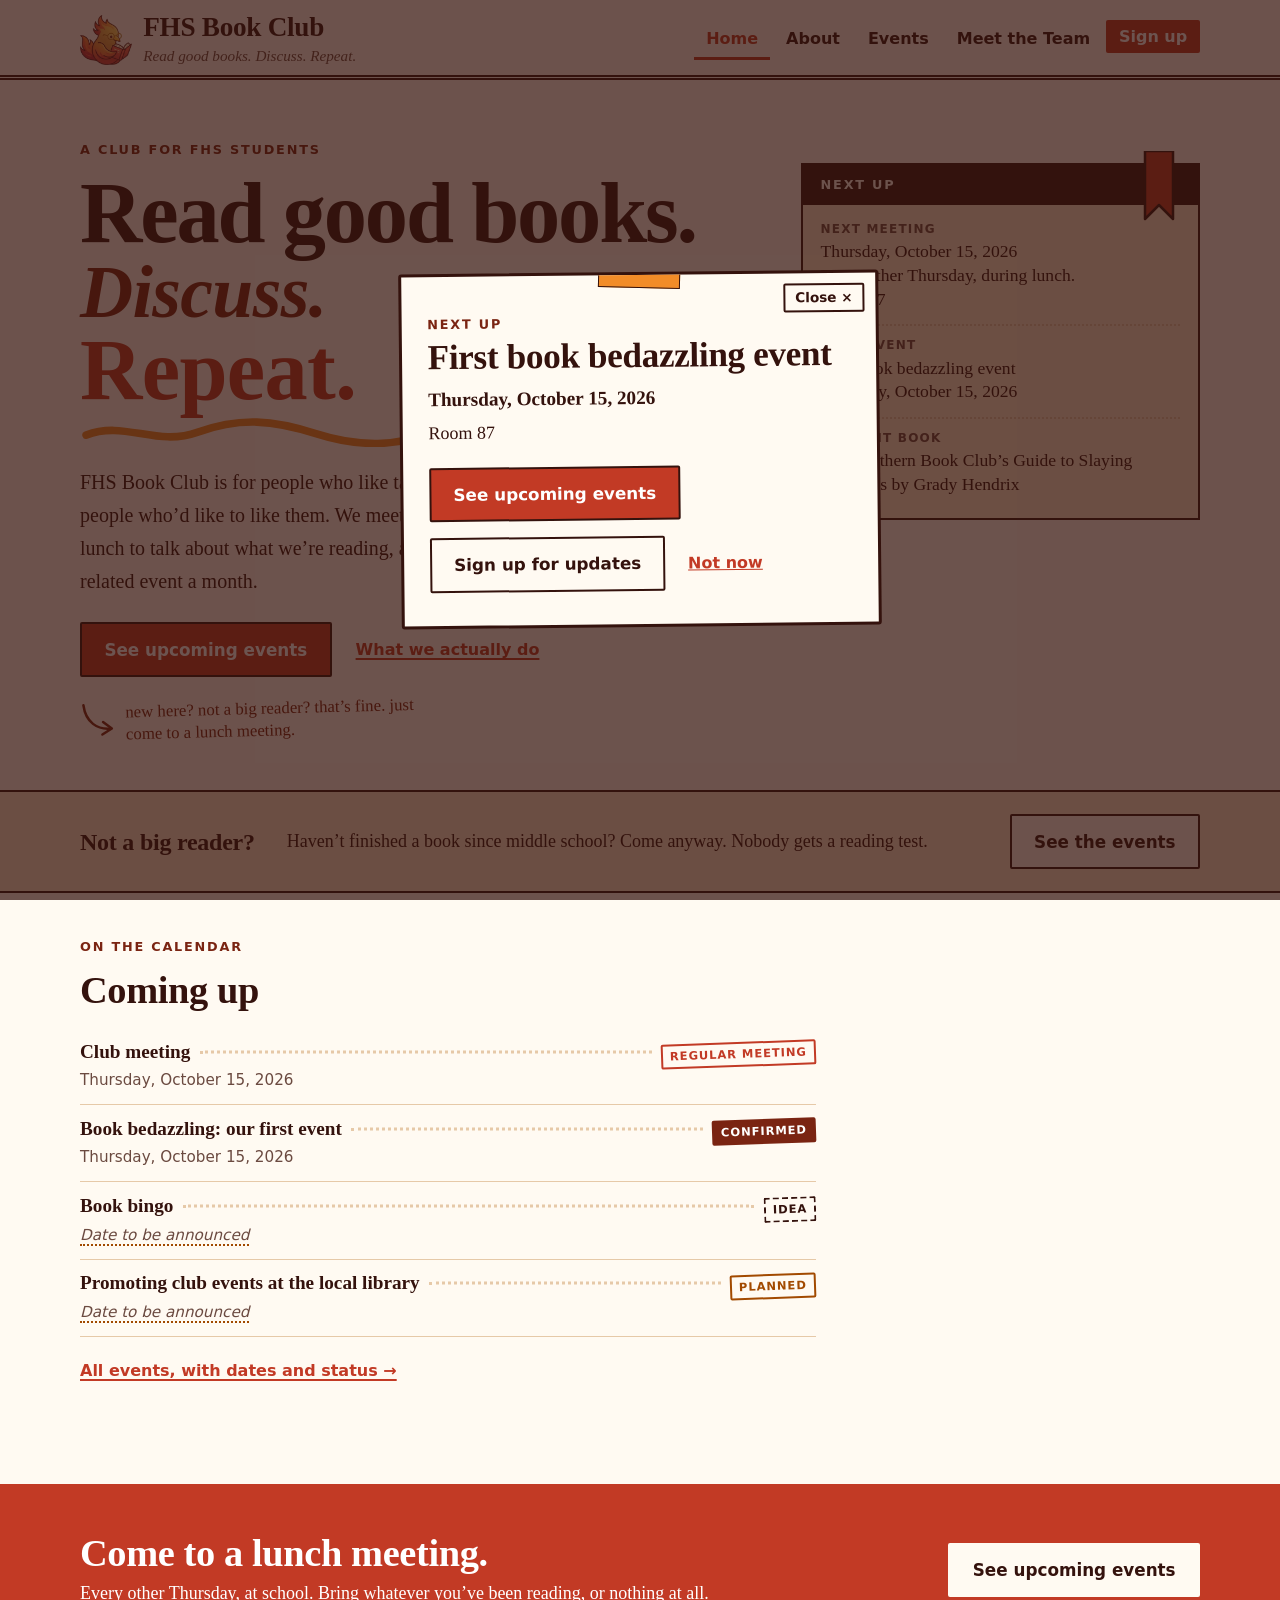
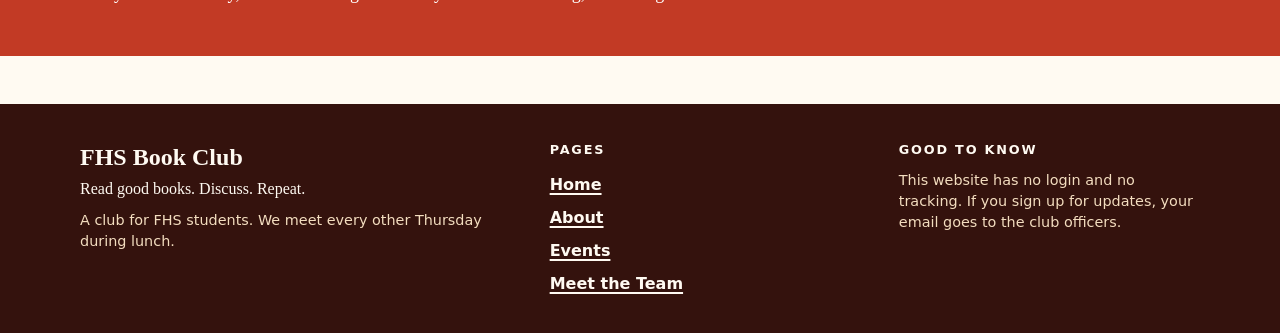
<file: index.html>
<!DOCTYPE html>
<html lang="en">
<head>
<meta charset="utf-8">
<meta name="viewport" content="width=device-width, initial-scale=1">
<title>FHS Book Club · Read good books. Discuss. Repeat.</title>
<meta name="description" content="FHS Book Club is a club for FHS students. We meet every other Thursday during lunch to talk about books.">
<meta name="theme-color" content="#C23A25">
<link rel="icon" type="image/png" href="images/favicon.png">
<link rel="stylesheet" href="css/style.css">
</head>
<body>
<a class="skip" href="#main">Skip to main content</a>
<header class="mast">
  <div class="wrap">
    <a class="brand" href="index.html">
      <img class="brand-logo" src="images/logo.png" alt="" width="56" height="55">
      <span class="brand-text"><span class="brand-main">FHS Book Club</span>
      <span class="brand-tag">Read good books. Discuss. Repeat.</span></span>
    </a>
    <nav aria-label="Main">
      <ul>
        <li><a href="index.html" aria-current="page">Home</a></li>
        <li><a href="about.html">About</a></li>
        <li><a href="events.html">Events</a></li>
        <li><a href="team.html">Meet the Team</a></li>
        <li><button class="nav-signup" type="button" data-signup-open hidden>Sign up</button></li>
      </ul>
    </nav>
  </div>
</header>
<noscript><div class="wrap"><p>The dates, rooms and event list on this site are filled in by a little JavaScript. Please turn it on to see them.</p></div></noscript>
<main id="main" tabindex="-1">
<div data-popup hidden></div>
<div class="wrap hero">
  <div>
    <p class="kicker">A club for FHS students</p>
    <h1 class="motto"><span class="m1">Read good books.</span> <span class="m2">Discuss.</span> <span class="m3">Repeat.<svg viewBox="0 0 300 20" preserveAspectRatio="none" aria-hidden="true" focusable="false"><path d="M4 12 C 30 2, 50 20, 78 10 S 128 2, 156 11 S 210 20, 238 9 S 280 6, 296 11" fill="none" stroke="#F28C28" stroke-width="5" stroke-linecap="round"/></svg></span></h1>
    <p class="lede">FHS Book Club is for people who like talking about books, and for people who&rsquo;d like to like them. We meet every other Thursday at lunch to talk about what we&rsquo;re reading, and we aim to do one book-related event a month.</p>
    <div class="cta">
      <a class="btn" href="events.html">See upcoming events</a>
      <a class="textlink" href="about.html">What we actually do</a>
    </div>
    <p class="hand"><svg viewBox="0 0 40 40" aria-hidden="true" focusable="false"><path d="M4 6 C 6 24, 18 32, 32 31" fill="none" stroke="currentColor" stroke-width="2.6" stroke-linecap="round"/><path d="M24 24 L33 31 L23 37" fill="none" stroke="currentColor" stroke-width="2.6" stroke-linecap="round" stroke-linejoin="round"/></svg><span>new here? not a big reader? that&rsquo;s fine. just come to a lunch meeting.</span></p>
  </div>

  <aside class="slip" aria-labelledby="nextH">
    <svg class="ribbon" viewBox="0 0 34 70" aria-hidden="true" focusable="false"><path d="M3 0 H31 V68 L17 54 L3 68 Z" fill="#C23A25" stroke="#34120D" stroke-width="2.5" stroke-linejoin="round"/></svg>
    <div class="slip-top" id="nextH">Next up</div>
    <dl>
      <div class="row"><dt>Next meeting</dt><dd><span data-bind="next.meeting.date">Date to be announced</span><br>Every other Thursday, during lunch.<br><span data-bind="next.meeting.room">Room to be announced</span></dd></div>
      <div class="row"><dt>Next event</dt><dd><span data-bind="next.event.title">To be announced</span><br><span data-bind="next.event.date">Date to be announced</span></dd></div>
      <div class="row"><dt>Current book</dt><dd><span data-bind="currentBook.title">To be announced</span></dd></div>
    </dl>
  </aside>
</div>

<div class="strip">
  <div class="wrap">
    <h2>Not a big reader?</h2>
    <p>Haven&rsquo;t finished a book since middle school? Come anyway. Nobody gets a reading test.</p>
    <a class="btn btn-alt" href="events.html">See the events</a>
  </div>
</div>

<section class="wrap" aria-labelledby="comingH">
  <p class="kicker">On the calendar</p>
  <h2 id="comingH">Coming up</h2>
  <ul class="contents" data-preview><li><a class="title" href="events.html">See the Events page</a></li></ul>
  <p class="more"><a class="textlink" href="events.html">All events, with dates and status &rarr;</a></p>
</section>

<section class="band" aria-labelledby="bandH">
  <div class="wrap">
    <div>
      <h2 id="bandH">Come to a lunch meeting.</h2>
      <p>Every other Thursday, at school. Bring whatever you&rsquo;ve been reading, or nothing at all.</p>
    </div>
    <a class="btn" href="events.html">See upcoming events</a>
  </div>
</section>
</main>
<footer class="foot">
  <div class="wrap">
    <div>
      <p class="fb">FHS Book Club</p>
      <p>Read good books. Discuss. Repeat.</p>
      <p class="fine">A club for FHS students. We meet every other Thursday during lunch.</p>
    </div>
    <div>
      <h2>Pages</h2>
      <ul>
        <li><a href="index.html">Home</a></li>
        <li><a href="about.html">About</a></li>
        <li><a href="events.html">Events</a></li>
        <li><a href="team.html">Meet the Team</a></li>
      </ul>
    </div>
    <div>
      <h2>Good to know</h2>
      <p class="fine" data-foot-note>This website has no sign-up form, no login and no tracking. It doesn&rsquo;t collect anything about you.</p>
    </div>
  </div>
</footer>
<script src="js/site-data.js"></script>
<script src="js/site.js"></script>
</body>
</html>
</file>
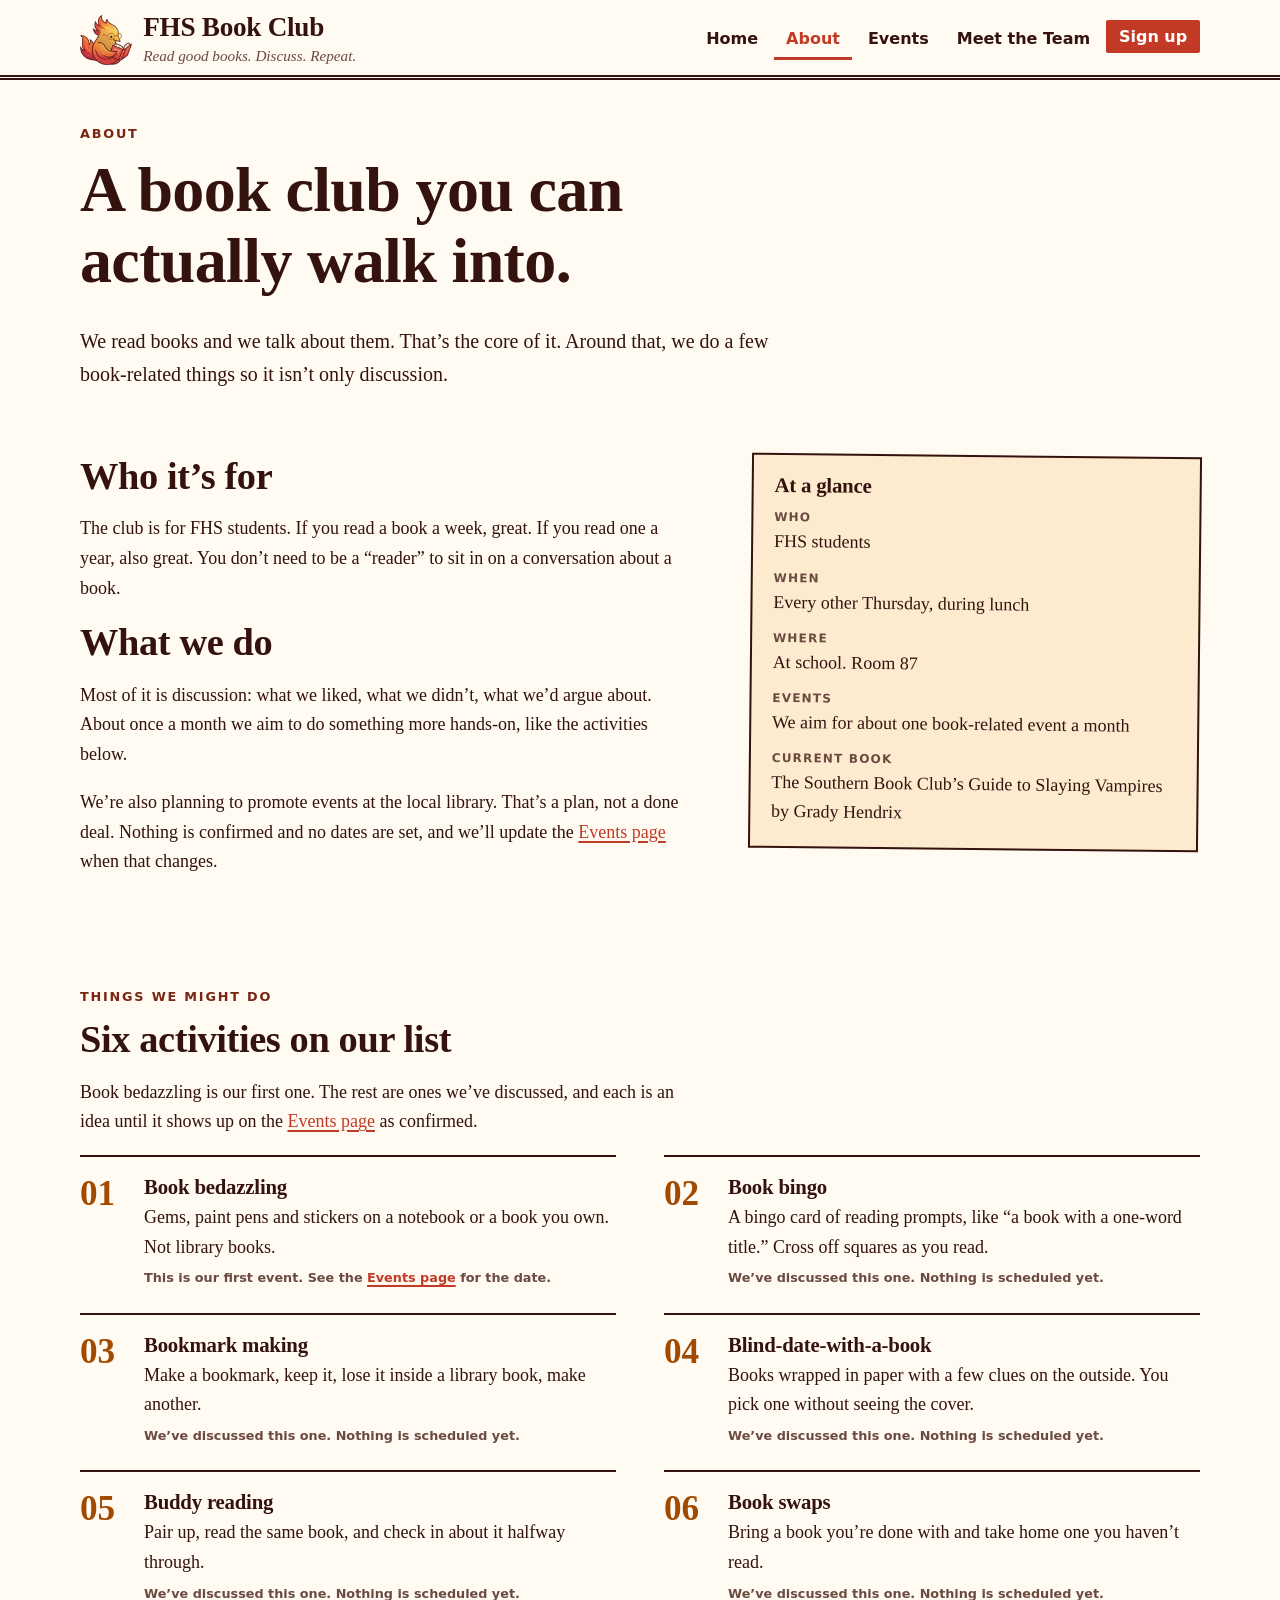
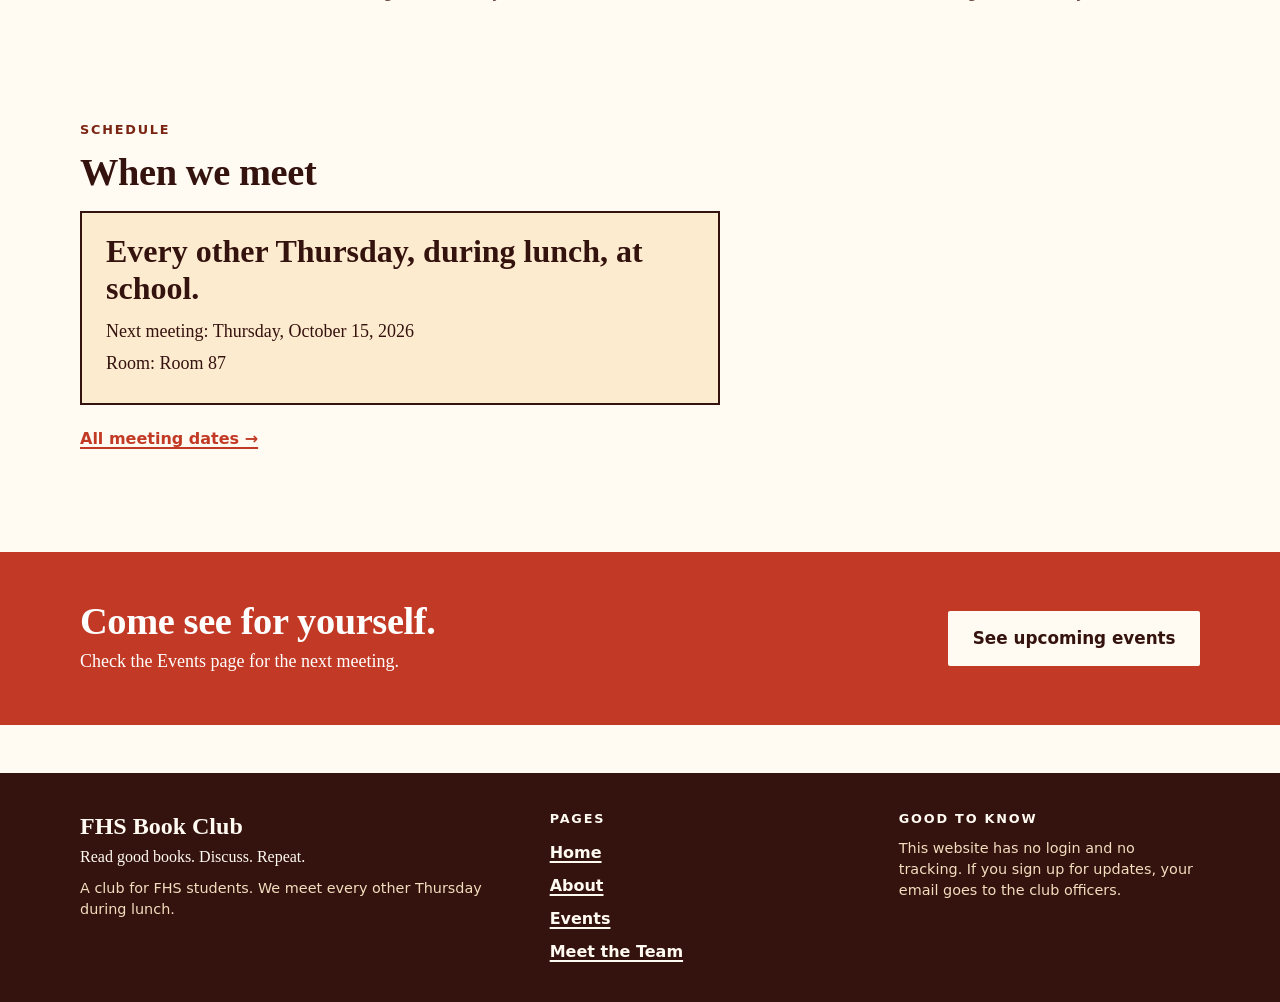
<file: about.html>
<!DOCTYPE html>
<html lang="en">
<head>
<meta charset="utf-8">
<meta name="viewport" content="width=device-width, initial-scale=1">
<title>About · FHS Book Club</title>
<meta name="description" content="What the FHS Book Club does, who it's for, and when we meet.">
<meta name="theme-color" content="#C23A25">
<link rel="icon" type="image/png" href="images/favicon.png">
<link rel="stylesheet" href="css/style.css">
</head>
<body>
<a class="skip" href="#main">Skip to main content</a>
<header class="mast">
  <div class="wrap">
    <a class="brand" href="index.html">
      <img class="brand-logo" src="images/logo.png" alt="" width="56" height="55">
      <span class="brand-text"><span class="brand-main">FHS Book Club</span>
      <span class="brand-tag">Read good books. Discuss. Repeat.</span></span>
    </a>
    <nav aria-label="Main">
      <ul>
        <li><a href="index.html">Home</a></li>
        <li><a href="about.html" aria-current="page">About</a></li>
        <li><a href="events.html">Events</a></li>
        <li><a href="team.html">Meet the Team</a></li>
        <li><button class="nav-signup" type="button" data-signup-open hidden>Sign up</button></li>
      </ul>
    </nav>
  </div>
</header>
<noscript><div class="wrap"><p>The dates, rooms and event list on this site are filled in by a little JavaScript. Please turn it on to see them.</p></div></noscript>
<main id="main" tabindex="-1">
<div class="wrap page-head">
  <p class="kicker">About</p>
  <h1>A book club you can actually walk into.</h1>
  <p class="lede">We read books and we talk about them. That&rsquo;s the core of it. Around that, we do a few book-related things so it isn&rsquo;t only discussion.</p>
</div>

<section class="wrap two" aria-labelledby="whoH">
  <div class="prose">
    <h2 id="whoH">Who it&rsquo;s for</h2>
    <p>The club is for FHS students. If you read a book a week, great. If you read one a year, also great. You don&rsquo;t need to be a &ldquo;reader&rdquo; to sit in on a conversation about a book.</p>
    <h2>What we do</h2>
    <p>Most of it is discussion: what we liked, what we didn&rsquo;t, what we&rsquo;d argue about. About once a month we aim to do something more hands-on, like the activities below.</p>
    <p>We&rsquo;re also planning to promote events at the local library. That&rsquo;s a plan, not a done deal. Nothing is confirmed and no dates are set, and we&rsquo;ll update the <a href="events.html#library">Events page</a> when that changes.</p>
  </div>
  <aside class="glance" aria-labelledby="glanceH">
    <h2 id="glanceH">At a glance</h2>
    <dl>
      <dt>Who</dt><dd>FHS students</dd>
      <dt>When</dt><dd>Every other Thursday, during lunch</dd>
      <dt>Where</dt><dd>At school. <span data-bind="next.meeting.room">Room to be announced</span></dd>
      <dt>Events</dt><dd>We aim for about one book-related event a month</dd>
      <dt>Current book</dt><dd><span data-bind="currentBook.title">To be announced</span></dd>
    </dl>
  </aside>
</section>

<section class="wrap" aria-labelledby="actsH">
  <p class="kicker">Things we might do</p>
  <h2 id="actsH">Six activities on our list</h2>
  <p class="prose" style="max-width:38rem">Book bedazzling is our first one. The rest are ones we&rsquo;ve discussed, and each is an idea until it shows up on the <a href="events.html#activities">Events page</a> as confirmed.</p>
  <ol class="chapters cols">
    <li><div><h3>Book bedazzling</h3><p>Gems, paint pens and stickers on a notebook or a book you own. Not library books.</p><p class="tag">This is our first event. See the <a href="events.html#activities">Events page</a> for the date.</p></div></li>
    <li><div><h3>Book bingo</h3><p>A bingo card of reading prompts, like &ldquo;a book with a one-word title.&rdquo; Cross off squares as you read.</p><p class="tag">We&rsquo;ve discussed this one. Nothing is scheduled yet.</p></div></li>
    <li><div><h3>Bookmark making</h3><p>Make a bookmark, keep it, lose it inside a library book, make another.</p><p class="tag">We&rsquo;ve discussed this one. Nothing is scheduled yet.</p></div></li>
    <li><div><h3>Blind-date-with-a-book</h3><p>Books wrapped in paper with a few clues on the outside. You pick one without seeing the cover.</p><p class="tag">We&rsquo;ve discussed this one. Nothing is scheduled yet.</p></div></li>
    <li><div><h3>Buddy reading</h3><p>Pair up, read the same book, and check in about it halfway through.</p><p class="tag">We&rsquo;ve discussed this one. Nothing is scheduled yet.</p></div></li>
    <li><div><h3>Book swaps</h3><p>Bring a book you&rsquo;re done with and take home one you haven&rsquo;t read.</p><p class="tag">We&rsquo;ve discussed this one. Nothing is scheduled yet.</p></div></li>
  </ol>
</section>

<section class="wrap" aria-labelledby="whenH">
  <p class="kicker">Schedule</p>
  <h2 id="whenH">When we meet</h2>
  <div class="schedule">
    <p class="big">Every other Thursday, during lunch, at school.</p>
    <p>Next meeting: <span data-bind="next.meeting.date">Date to be announced</span></p>
    <p>Room: <span data-bind="next.meeting.room">Room to be announced</span></p>
  </div>
  <p class="more"><a class="textlink" href="events.html#meetings">All meeting dates &rarr;</a></p>
</section>

<section class="band" aria-labelledby="bandH">
  <div class="wrap">
    <div>
      <h2 id="bandH">Come see for yourself.</h2>
      <p>Check the Events page for the next meeting.</p>
    </div>
    <a class="btn" href="events.html">See upcoming events</a>
  </div>
</section>
</main>
<footer class="foot">
  <div class="wrap">
    <div>
      <p class="fb">FHS Book Club</p>
      <p>Read good books. Discuss. Repeat.</p>
      <p class="fine">A club for FHS students. We meet every other Thursday during lunch.</p>
    </div>
    <div>
      <h2>Pages</h2>
      <ul>
        <li><a href="index.html">Home</a></li>
        <li><a href="about.html">About</a></li>
        <li><a href="events.html">Events</a></li>
        <li><a href="team.html">Meet the Team</a></li>
      </ul>
    </div>
    <div>
      <h2>Good to know</h2>
      <p class="fine" data-foot-note>This website has no sign-up form, no login and no tracking. It doesn&rsquo;t collect anything about you.</p>
    </div>
  </div>
</footer>
<script src="js/site-data.js"></script>
<script src="js/site.js"></script>
</body>
</html>
</file>
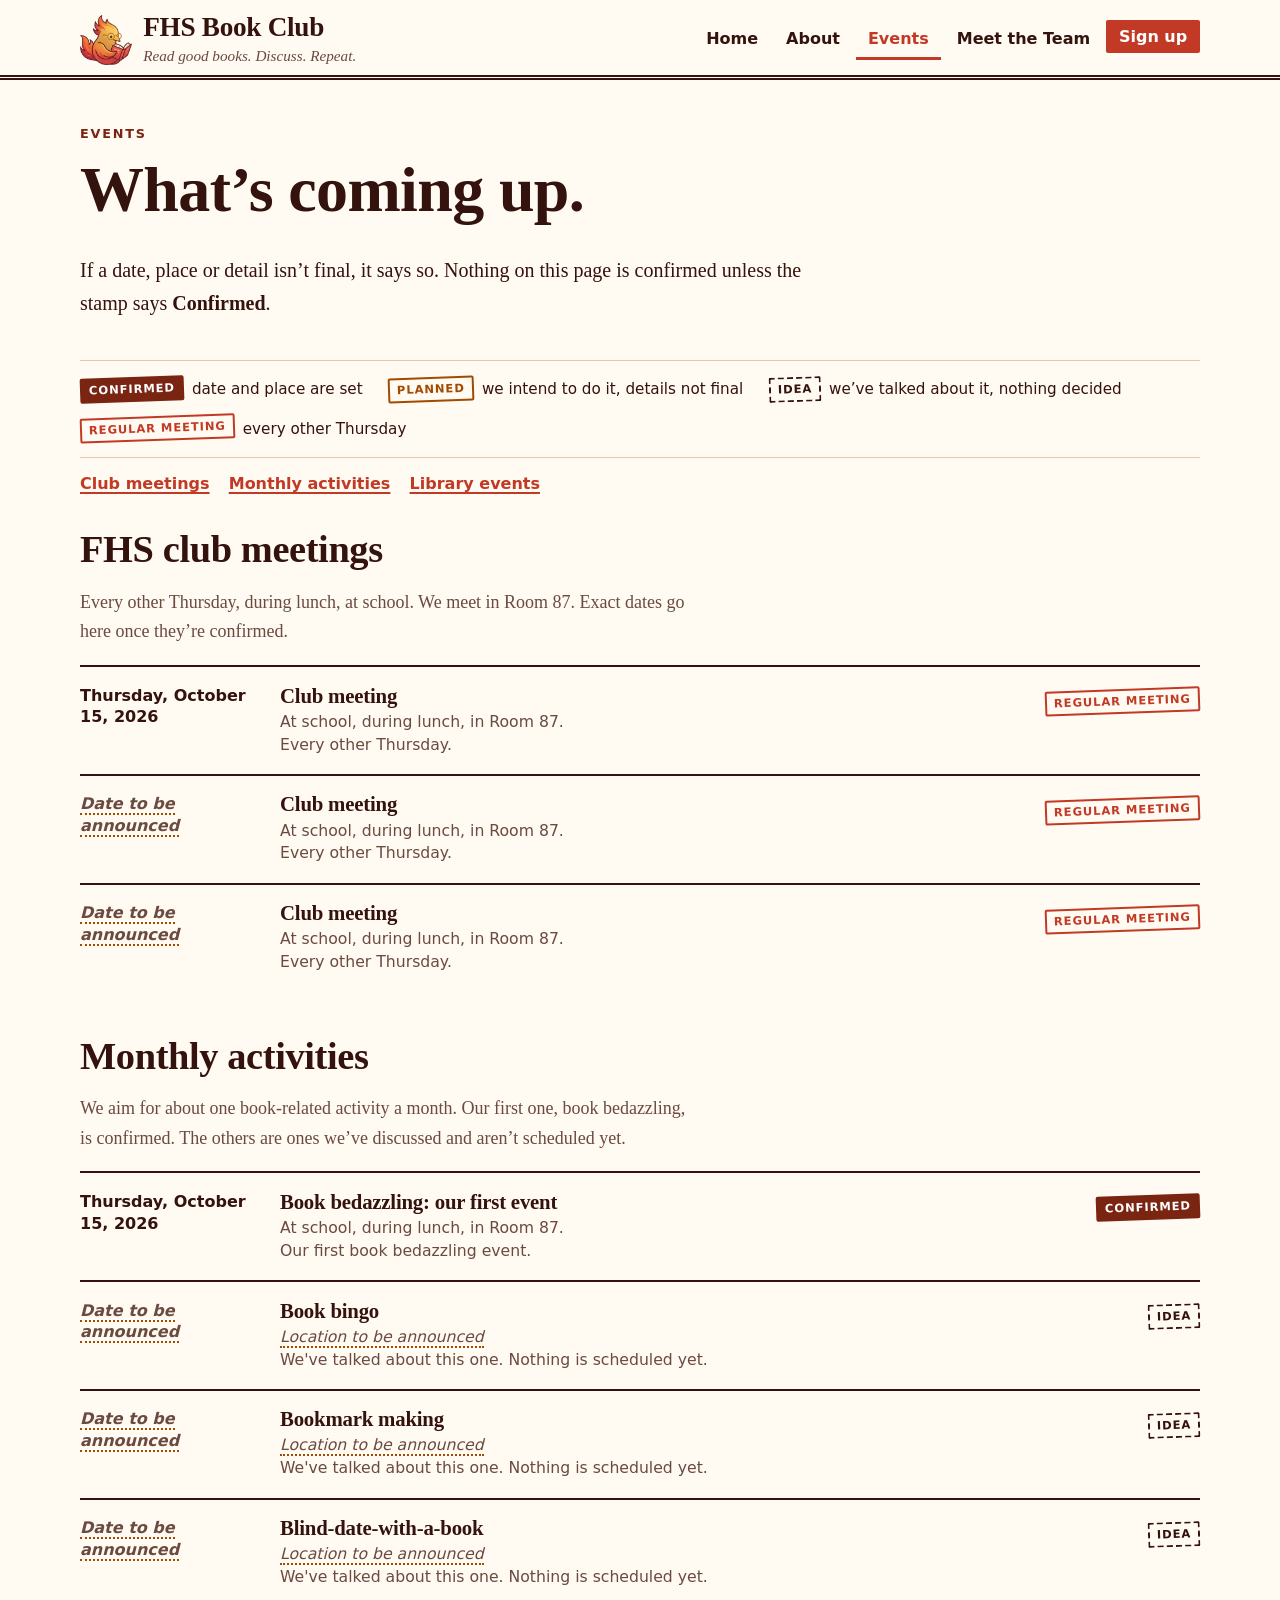
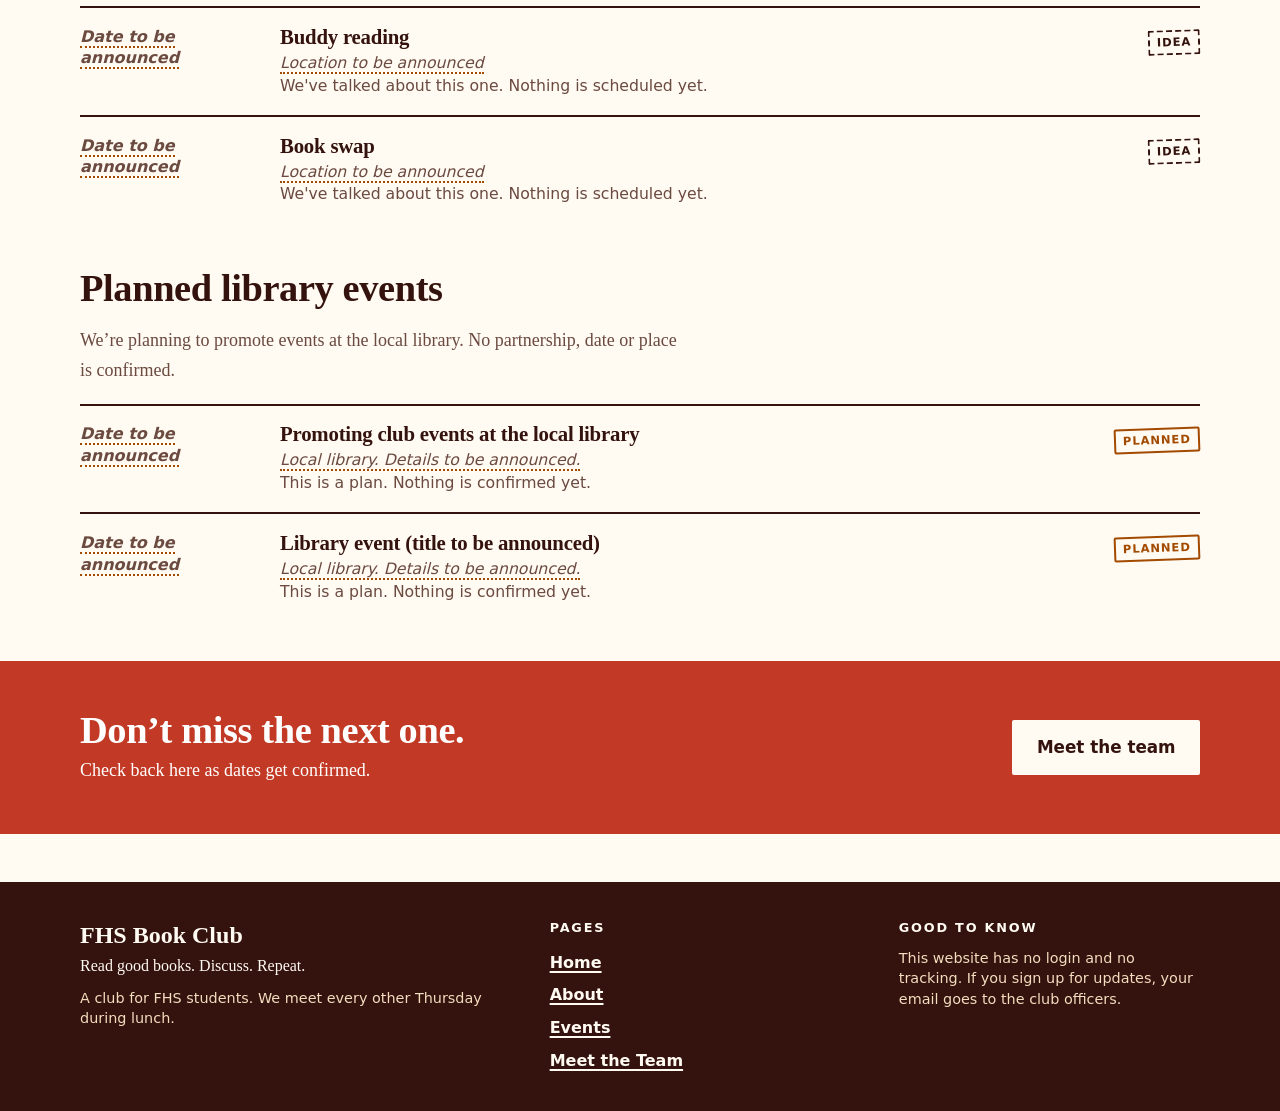
<file: events.html>
<!DOCTYPE html>
<html lang="en">
<head>
<meta charset="utf-8">
<meta name="viewport" content="width=device-width, initial-scale=1">
<title>Events · FHS Book Club</title>
<meta name="description" content="FHS Book Club meetings, monthly activities and planned library events, with honest status labels.">
<meta name="theme-color" content="#C23A25">
<link rel="icon" type="image/png" href="images/favicon.png">
<link rel="stylesheet" href="css/style.css">
</head>
<body>
<a class="skip" href="#main">Skip to main content</a>
<header class="mast">
  <div class="wrap">
    <a class="brand" href="index.html">
      <img class="brand-logo" src="images/logo.png" alt="" width="56" height="55">
      <span class="brand-text"><span class="brand-main">FHS Book Club</span>
      <span class="brand-tag">Read good books. Discuss. Repeat.</span></span>
    </a>
    <nav aria-label="Main">
      <ul>
        <li><a href="index.html">Home</a></li>
        <li><a href="about.html">About</a></li>
        <li><a href="events.html" aria-current="page">Events</a></li>
        <li><a href="team.html">Meet the Team</a></li>
        <li><button class="nav-signup" type="button" data-signup-open hidden>Sign up</button></li>
      </ul>
    </nav>
  </div>
</header>
<noscript><div class="wrap"><p>The dates, rooms and event list on this site are filled in by a little JavaScript. Please turn it on to see them.</p></div></noscript>
<main id="main" tabindex="-1">
<div class="wrap page-head">
  <p class="kicker">Events</p>
  <h1>What&rsquo;s coming up.</h1>
  <p class="lede">If a date, place or detail isn&rsquo;t final, it says so. Nothing on this page is confirmed unless the stamp says <strong>Confirmed</strong>.</p>
</div>

<div class="wrap">
  <ul class="legend" aria-label="What the stamps mean">
    <li><span class="stamp stamp-confirmed">Confirmed</span> date and place are set</li>
    <li><span class="stamp stamp-planned">Planned</span> we intend to do it, details not final</li>
    <li><span class="stamp stamp-idea">Idea</span> we&rsquo;ve talked about it, nothing decided</li>
    <li><span class="stamp stamp-regular">Regular meeting</span> every other Thursday</li>
  </ul>
  <ul class="jump" aria-label="Jump to a section">
    <li><a href="#meetings">Club meetings</a></li>
    <li><a href="#activities">Monthly activities</a></li>
    <li><a href="#library">Library events</a></li>
  </ul>

  <section class="group" id="meetings" aria-labelledby="mH">
    <h2 id="mH">FHS club meetings</h2>
    <p class="intro">Every other Thursday, during lunch, at school. We meet in Room 87. Exact dates go here once they&rsquo;re confirmed.</p>
    <ul class="evlist" data-events="meetings"></ul>
  </section>

  <section class="group" id="activities" aria-labelledby="aH">
    <h2 id="aH">Monthly activities</h2>
    <p class="intro">We aim for about one book-related activity a month. Our first one, book bedazzling, is confirmed. The others are ones we&rsquo;ve discussed and aren&rsquo;t scheduled yet.</p>
    <ul class="evlist" data-events="activities"></ul>
  </section>

  <section class="group" id="library" aria-labelledby="lH">
    <h2 id="lH">Planned library events</h2>
    <p class="intro">We&rsquo;re planning to promote events at the local library. No partnership, date or place is confirmed.</p>
    <ul class="evlist" data-events="library"></ul>
  </section>

</div>

<section class="band" aria-labelledby="bandH">
  <div class="wrap">
    <div>
      <h2 id="bandH">Don&rsquo;t miss the next one.</h2>
      <p>Check back here as dates get confirmed.</p>
    </div>
    <a class="btn" href="team.html">Meet the team</a>
  </div>
</section>
</main>
<footer class="foot">
  <div class="wrap">
    <div>
      <p class="fb">FHS Book Club</p>
      <p>Read good books. Discuss. Repeat.</p>
      <p class="fine">A club for FHS students. We meet every other Thursday during lunch.</p>
    </div>
    <div>
      <h2>Pages</h2>
      <ul>
        <li><a href="index.html">Home</a></li>
        <li><a href="about.html">About</a></li>
        <li><a href="events.html">Events</a></li>
        <li><a href="team.html">Meet the Team</a></li>
      </ul>
    </div>
    <div>
      <h2>Good to know</h2>
      <p class="fine" data-foot-note>This website has no sign-up form, no login and no tracking. It doesn&rsquo;t collect anything about you.</p>
    </div>
  </div>
</footer>
<script src="js/site-data.js"></script>
<script src="js/site.js"></script>
</body>
</html>
</file>
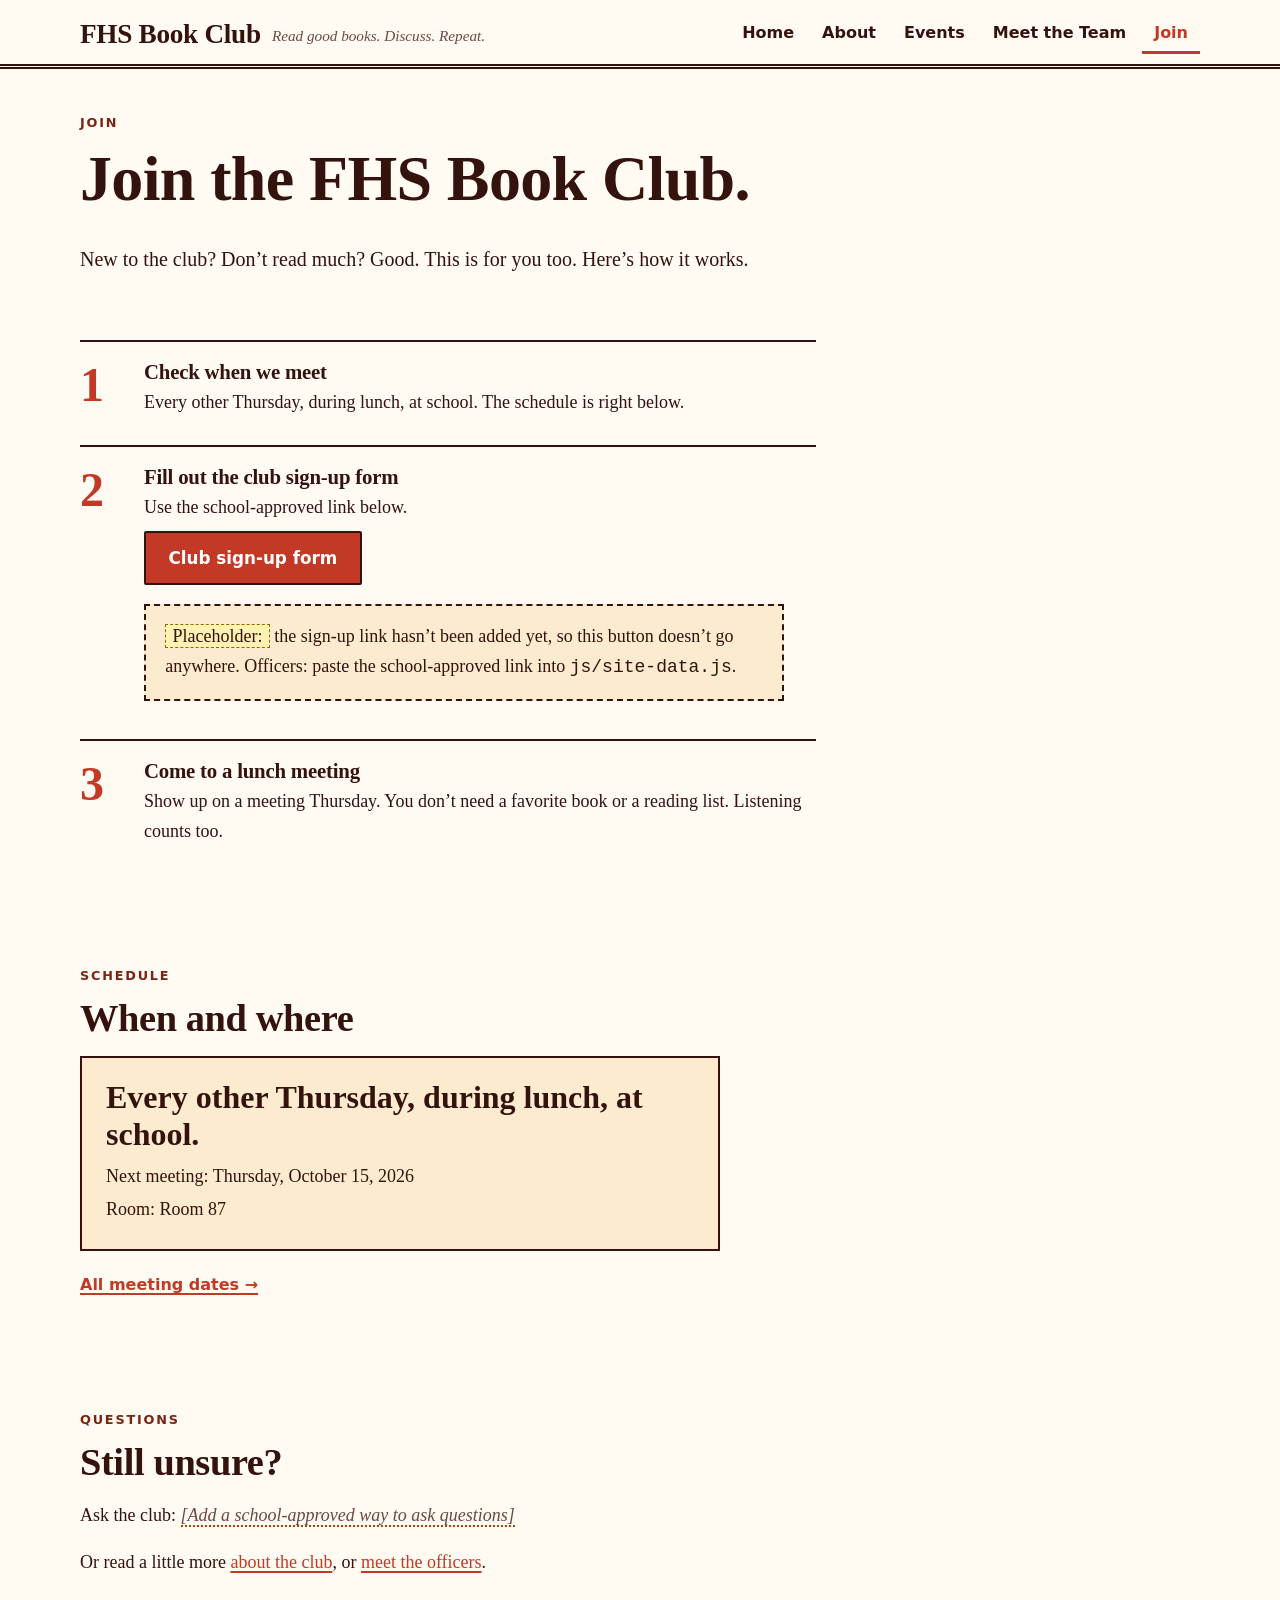
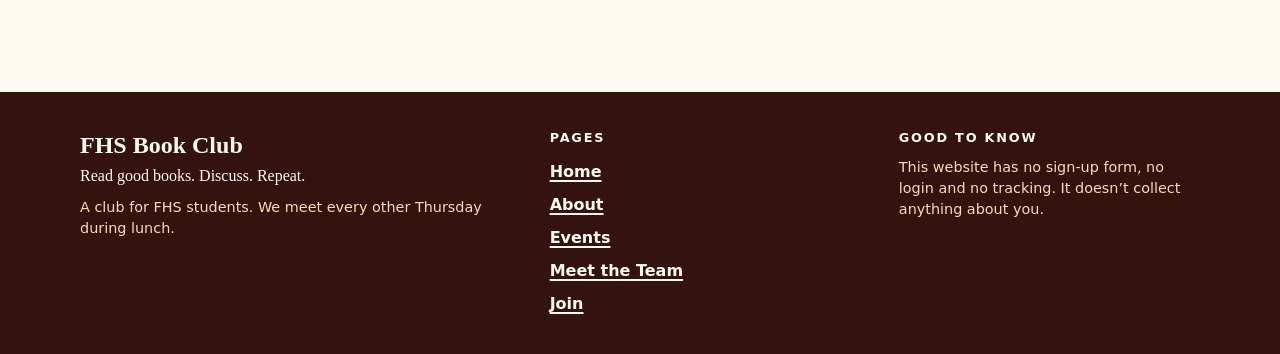
<file: join.html>
<!DOCTYPE html>
<html lang="en">
<head>
<meta charset="utf-8">
<meta name="viewport" content="width=device-width, initial-scale=1">
<title>Join · FHS Book Club</title>
<meta name="description" content="How an FHS student can join the FHS Book Club, and when we meet.">
<meta name="theme-color" content="#7A1F2B">
<link rel="stylesheet" href="css/style.css">
</head>
<body>
<a class="skip" href="#main">Skip to main content</a>
<header class="mast">
  <div class="wrap">
    <a class="brand" href="index.html">
      <span class="brand-main">FHS Book Club</span>
      <span class="brand-tag">Read good books. Discuss. Repeat.</span>
    </a>
    <nav aria-label="Main">
      <ul>
        <li><a href="index.html">Home</a></li>
        <li><a href="about.html">About</a></li>
        <li><a href="events.html">Events</a></li>
        <li><a href="team.html">Meet the Team</a></li>
        <li><a class="nav-join" href="join.html" aria-current="page">Join</a></li>
      </ul>
    </nav>
  </div>
</header>
<noscript><div class="wrap"><p>The dates, rooms and event list on this site are filled in by a little JavaScript. Please turn it on to see them.</p></div></noscript>
<main id="main" tabindex="-1">
<div class="wrap page-head">
  <p class="kicker">Join</p>
  <h1>Join the FHS Book Club.</h1>
  <p class="lede">New to the club? Don&rsquo;t read much? Good. This is for you too. Here&rsquo;s how it works.</p>
</div>

<section class="wrap" aria-labelledby="stepsH">
  <h2 id="stepsH" class="sr">How to join</h2>
  <ol class="chapters steps" style="max-width:46rem">
    <li><div>
      <h3>Check when we meet</h3>
      <p>Every other Thursday, during lunch, at school. The schedule is right below.</p>
    </div></li>
    <li><div>
      <h3>Fill out the club sign-up form</h3>
      <p>Use the school-approved link below.</p>
      <p><a class="btn" data-signup href="#signup-note">Club sign-up form</a></p>
      <div class="callout" id="signup-note" data-signup-missing>
        <p><span class="placeholder">Placeholder:</span> the sign-up link hasn&rsquo;t been added yet, so this button doesn&rsquo;t go anywhere. Officers: paste the school-approved link into <code>js/site-data.js</code>.</p>
      </div>
    </div></li>
    <li><div>
      <h3>Come to a lunch meeting</h3>
      <p>Show up on a meeting Thursday. You don&rsquo;t need a favorite book or a reading list. Listening counts too.</p>
    </div></li>
  </ol>
</section>

<section class="wrap" aria-labelledby="schedH">
  <p class="kicker">Schedule</p>
  <h2 id="schedH">When and where</h2>
  <div class="schedule">
    <p class="big">Every other Thursday, during lunch, at school.</p>
    <p>Next meeting: <span data-bind="next.meeting.date">Date to be announced</span></p>
    <p>Room: <span data-bind="next.meeting.room">Room to be announced</span></p>
  </div>
  <p class="more"><a class="textlink" href="events.html#meetings">All meeting dates &rarr;</a></p>
</section>

<section class="wrap" aria-labelledby="qH">
  <p class="kicker">Questions</p>
  <h2 id="qH">Still unsure?</h2>
  <p>Ask the club: <span data-bind="contact"><span class="tba">[Add a school-approved way to ask questions]</span></span></p>
  <p>Or read a little more <a href="about.html">about the club</a>, or <a href="team.html">meet the officers</a>.</p>
</section>
</main>
<footer class="foot">
  <div class="wrap">
    <div>
      <p class="fb">FHS Book Club</p>
      <p>Read good books. Discuss. Repeat.</p>
      <p class="fine">A club for FHS students. We meet every other Thursday during lunch.</p>
    </div>
    <div>
      <h2>Pages</h2>
      <ul>
        <li><a href="index.html">Home</a></li>
        <li><a href="about.html">About</a></li>
        <li><a href="events.html">Events</a></li>
        <li><a href="team.html">Meet the Team</a></li>
        <li><a href="join.html">Join</a></li>
      </ul>
    </div>
    <div>
      <h2>Good to know</h2>
      <p class="fine">This website has no sign-up form, no login and no tracking. It doesn&rsquo;t collect anything about you.</p>
    </div>
  </div>
</footer>
<script src="js/site-data.js"></script>
<script src="js/site.js"></script>
</body>
</html>
</file>
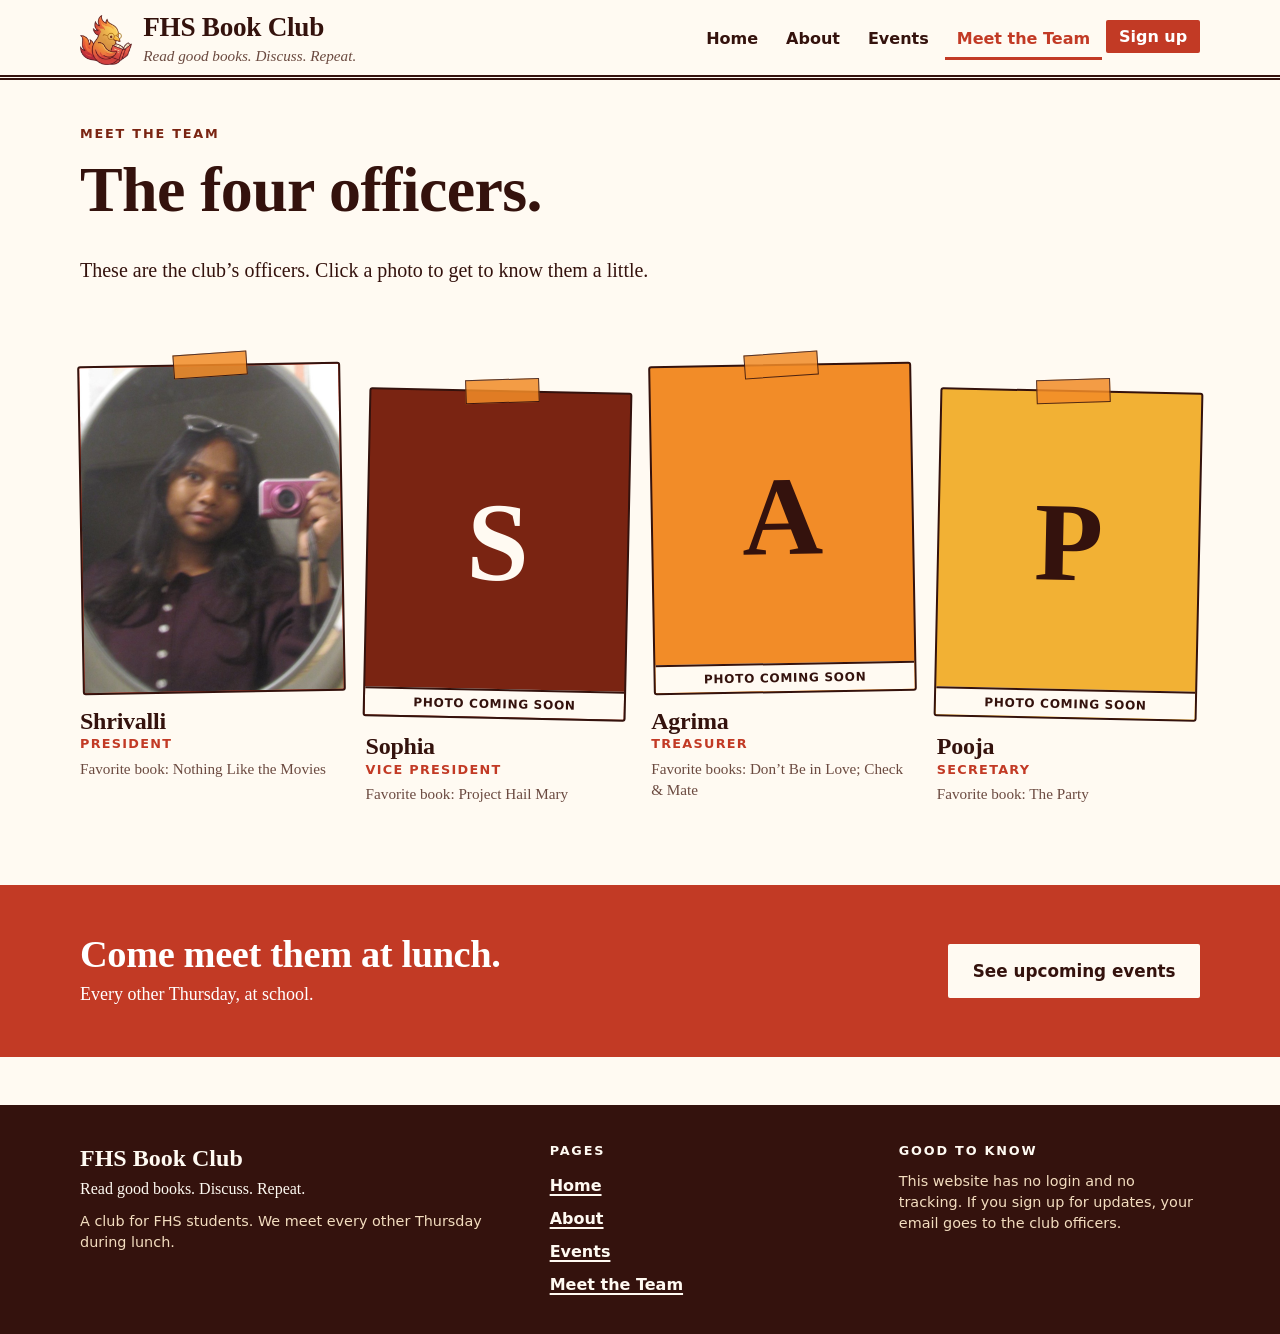
<file: team.html>
<!DOCTYPE html>
<html lang="en">
<head>
<meta charset="utf-8">
<meta name="viewport" content="width=device-width, initial-scale=1">
<title>Meet the Team · FHS Book Club</title>
<meta name="description" content="The FHS Book Club officers: Shrivalli, Sophia, Agrima and Pooja.">
<meta name="theme-color" content="#C23A25">
<link rel="icon" type="image/png" href="images/favicon.png">
<link rel="stylesheet" href="css/style.css">
</head>
<body>
<a class="skip" href="#main">Skip to main content</a>
<header class="mast">
  <div class="wrap">
    <a class="brand" href="index.html">
      <img class="brand-logo" src="images/logo.png" alt="" width="56" height="55">
      <span class="brand-text"><span class="brand-main">FHS Book Club</span>
      <span class="brand-tag">Read good books. Discuss. Repeat.</span></span>
    </a>
    <nav aria-label="Main">
      <ul>
        <li><a href="index.html">Home</a></li>
        <li><a href="about.html">About</a></li>
        <li><a href="events.html">Events</a></li>
        <li><a href="team.html" aria-current="page">Meet the Team</a></li>
        <li><button class="nav-signup" type="button" data-signup-open hidden>Sign up</button></li>
      </ul>
    </nav>
  </div>
</header>
<noscript><div class="wrap"><p>The dates, rooms and event list on this site are filled in by a little JavaScript. Please turn it on to see them.</p></div></noscript>
<main id="main" tabindex="-1">
<div class="wrap page-head">
  <p class="kicker">Meet the team</p>
  <h1>The four officers.</h1>
  <p class="lede">These are the club&rsquo;s officers. Click a photo to get to know them a little.</p>
</div>

<section class="wrap" aria-label="Officers">
  <ul class="team-grid">
    <li class="member">
      <div class="photo-wrap"><div class="photo-slot" data-photo="shrivalli" data-base="images/team/" style="--c:#C23A25;--ci:#FFFAF2"><span class="initial" aria-hidden="true">S</span><span class="soon">Photo coming soon</span></div></div>
      <h2><a href="team/shrivalli.html">Shrivalli<span class="sr">, President</span></a></h2>
      <p class="role">President</p>
      <p class="fav">Favorite book: Nothing Like the Movies</p>
    </li>
    <li class="member">
      <div class="photo-wrap"><div class="photo-slot" data-photo="sophia" data-base="images/team/" style="--c:#7A2412;--ci:#FFFAF2"><span class="initial" aria-hidden="true">S</span><span class="soon">Photo coming soon</span></div></div>
      <h2><a href="team/sophia.html">Sophia<span class="sr">, Vice President</span></a></h2>
      <p class="role">Vice President</p>
      <p class="fav">Favorite book: Project Hail Mary</p>
    </li>
    <li class="member">
      <div class="photo-wrap"><div class="photo-slot" data-photo="agrima" data-base="images/team/" style="--c:#F28C28;--ci:#34120D"><span class="initial" aria-hidden="true">A</span><span class="soon">Photo coming soon</span></div></div>
      <h2><a href="team/agrima.html">Agrima<span class="sr">, Treasurer</span></a></h2>
      <p class="role">Treasurer</p>
      <p class="fav">Favorite books: Don’t Be in Love; Check &amp; Mate</p>
    </li>
    <li class="member">
      <div class="photo-wrap"><div class="photo-slot" data-photo="pooja" data-base="images/team/" style="--c:#F2B134;--ci:#34120D"><span class="initial" aria-hidden="true">P</span><span class="soon">Photo coming soon</span></div></div>
      <h2><a href="team/pooja.html">Pooja<span class="sr">, Secretary</span></a></h2>
      <p class="role">Secretary</p>
      <p class="fav">Favorite book: The Party</p>
    </li>
  </ul>
</section>

<section class="band" aria-labelledby="bandH">
  <div class="wrap">
    <div>
      <h2 id="bandH">Come meet them at lunch.</h2>
      <p>Every other Thursday, at school.</p>
    </div>
    <a class="btn" href="events.html">See upcoming events</a>
  </div>
</section>
</main>
<footer class="foot">
  <div class="wrap">
    <div>
      <p class="fb">FHS Book Club</p>
      <p>Read good books. Discuss. Repeat.</p>
      <p class="fine">A club for FHS students. We meet every other Thursday during lunch.</p>
    </div>
    <div>
      <h2>Pages</h2>
      <ul>
        <li><a href="index.html">Home</a></li>
        <li><a href="about.html">About</a></li>
        <li><a href="events.html">Events</a></li>
        <li><a href="team.html">Meet the Team</a></li>
      </ul>
    </div>
    <div>
      <h2>Good to know</h2>
      <p class="fine" data-foot-note>This website has no sign-up form, no login and no tracking. It doesn&rsquo;t collect anything about you.</p>
    </div>
  </div>
</footer>
<script src="js/site-data.js"></script>
<script src="js/site.js"></script>
</body>
</html>
</file>
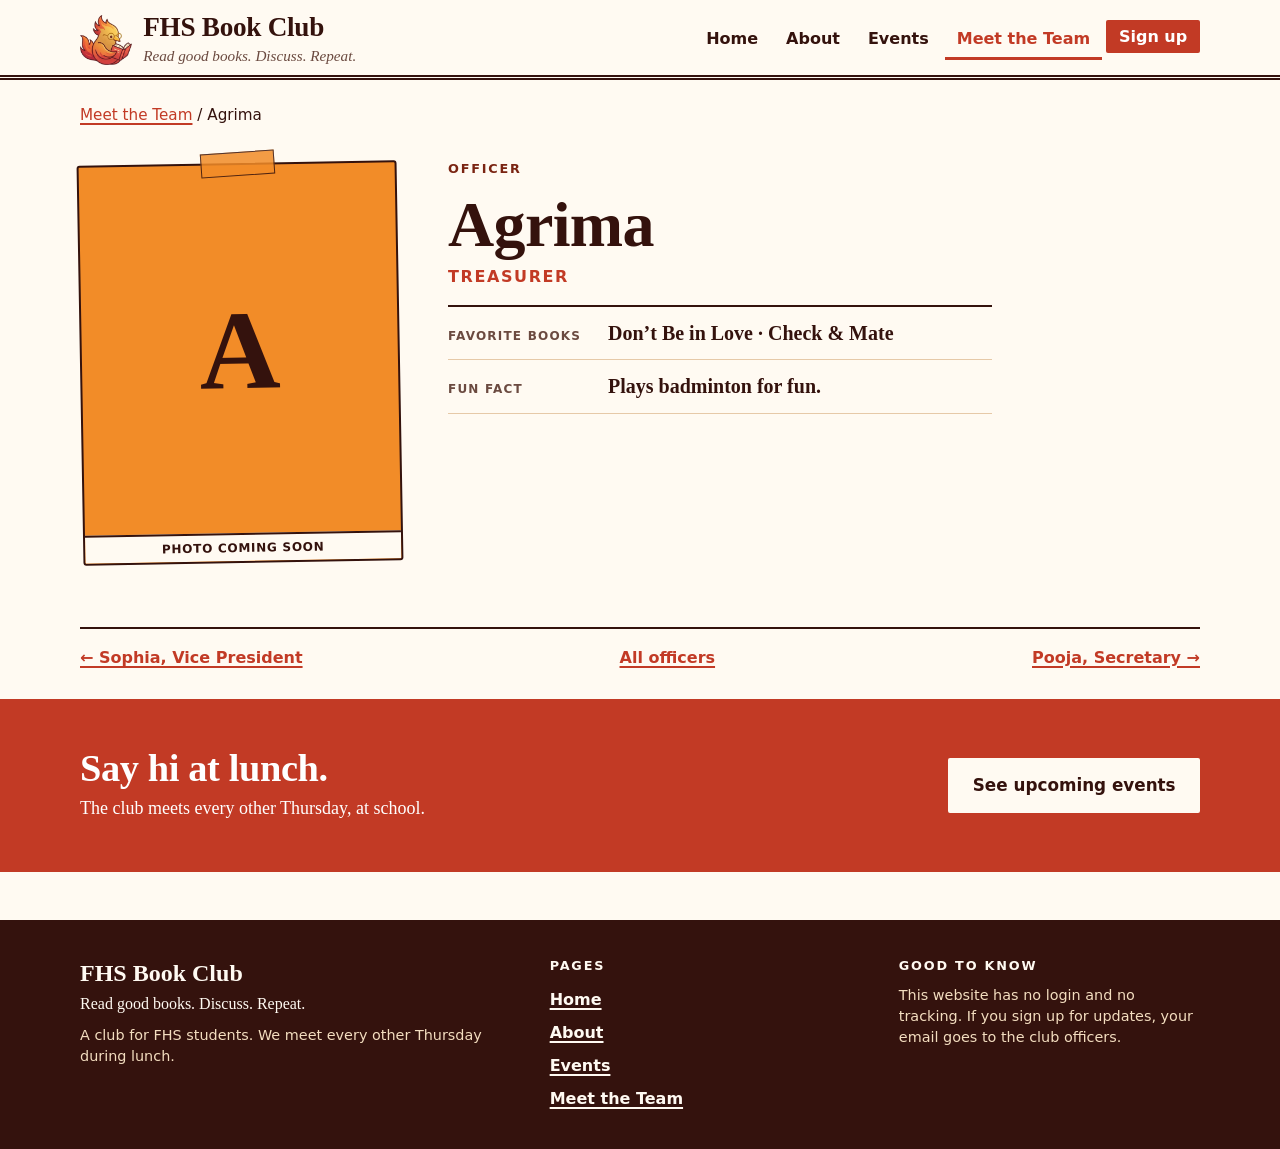
<file: team/agrima.html>
<!DOCTYPE html>
<html lang="en">
<head>
<meta charset="utf-8">
<meta name="viewport" content="width=device-width, initial-scale=1">
<title>Agrima, Treasurer · FHS Book Club</title>
<meta name="description" content="Meet Agrima, Treasurer of the FHS Book Club.">
<meta name="theme-color" content="#C23A25">
<link rel="icon" type="image/png" href="../images/favicon.png">
<link rel="stylesheet" href="../css/style.css">
</head>
<body>
<a class="skip" href="#main">Skip to main content</a>
<header class="mast">
  <div class="wrap">
    <a class="brand" href="../index.html">
      <img class="brand-logo" src="../images/logo.png" alt="" width="56" height="55">
      <span class="brand-text"><span class="brand-main">FHS Book Club</span>
      <span class="brand-tag">Read good books. Discuss. Repeat.</span></span>
    </a>
    <nav aria-label="Main">
      <ul>
        <li><a href="../index.html">Home</a></li>
        <li><a href="../about.html">About</a></li>
        <li><a href="../events.html">Events</a></li>
        <li><a href="../team.html" aria-current="true">Meet the Team</a></li>
        <li><button class="nav-signup" type="button" data-signup-open hidden>Sign up</button></li>
      </ul>
    </nav>
  </div>
</header>
<noscript><div class="wrap"><p>The dates, rooms and event list on this site are filled in by a little JavaScript. Please turn it on to see them.</p></div></noscript>
<main id="main" tabindex="-1">
<div class="wrap">
  <p class="crumbs"><a href="../team.html">Meet the Team</a> / Agrima</p>

  <div class="person">
    <div class="photo-wrap"><div class="photo-slot" data-photo="agrima" data-base="../images/team/" style="--c:#F28C28;--ci:#34120D"><span class="initial" aria-hidden="true">A</span><span class="soon">Photo coming soon</span></div></div>
    <div>
      <p class="kicker">Officer</p>
      <h1>Agrima</h1>
      <p class="role">Treasurer</p>
      <dl class="facts">
        <div><dt>Favorite books</dt><dd>Don’t Be in Love &middot; Check &amp; Mate</dd></div>
        <div><dt>Fun fact</dt><dd>Plays badminton for fun.</dd></div>
      </dl>
    </div>
  </div>

  <nav class="pager" aria-label="Other officers">
    <a href="sophia.html">&larr; Sophia, Vice President</a>
    <a href="../team.html">All officers</a>
    <a href="pooja.html">Pooja, Secretary &rarr;</a>
  </nav>
</div>

<section class="band" aria-labelledby="bandH">
  <div class="wrap">
    <div>
      <h2 id="bandH">Say hi at lunch.</h2>
      <p>The club meets every other Thursday, at school.</p>
    </div>
    <a class="btn" href="../events.html">See upcoming events</a>
  </div>
</section>
</main>
<footer class="foot">
  <div class="wrap">
    <div>
      <p class="fb">FHS Book Club</p>
      <p>Read good books. Discuss. Repeat.</p>
      <p class="fine">A club for FHS students. We meet every other Thursday during lunch.</p>
    </div>
    <div>
      <h2>Pages</h2>
      <ul>
        <li><a href="../index.html">Home</a></li>
        <li><a href="../about.html">About</a></li>
        <li><a href="../events.html">Events</a></li>
        <li><a href="../team.html">Meet the Team</a></li>
      </ul>
    </div>
    <div>
      <h2>Good to know</h2>
      <p class="fine" data-foot-note>This website has no sign-up form, no login and no tracking. It doesn&rsquo;t collect anything about you.</p>
    </div>
  </div>
</footer>
<script src="../js/site-data.js"></script>
<script src="../js/site.js"></script>
</body>
</html>
</file>
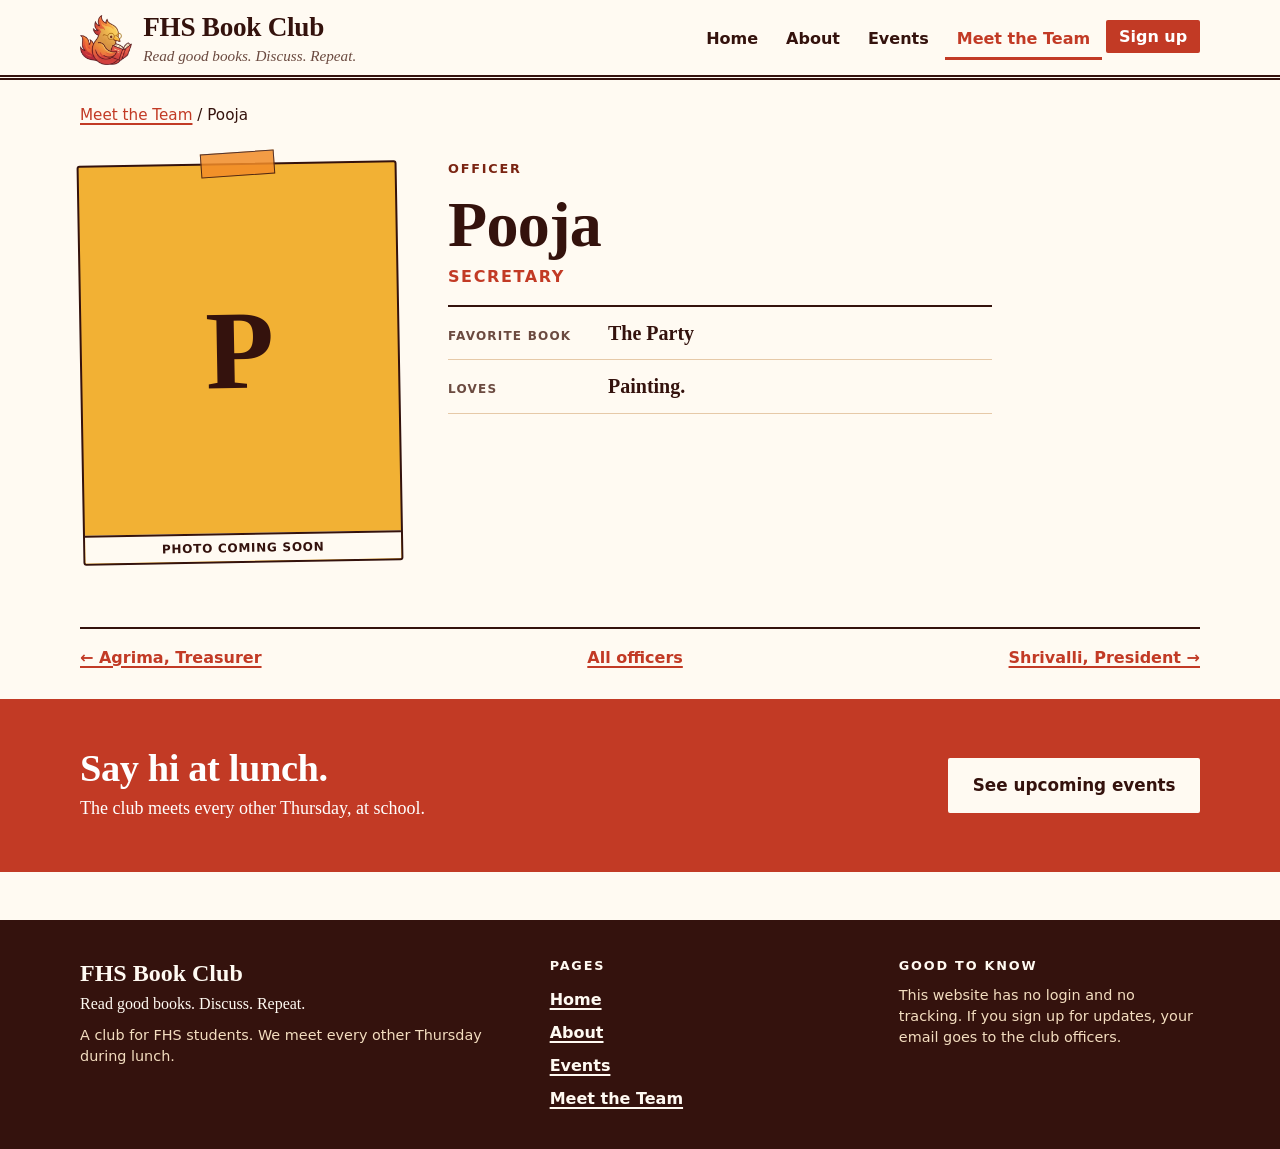
<file: team/pooja.html>
<!DOCTYPE html>
<html lang="en">
<head>
<meta charset="utf-8">
<meta name="viewport" content="width=device-width, initial-scale=1">
<title>Pooja, Secretary · FHS Book Club</title>
<meta name="description" content="Meet Pooja, Secretary of the FHS Book Club.">
<meta name="theme-color" content="#C23A25">
<link rel="icon" type="image/png" href="../images/favicon.png">
<link rel="stylesheet" href="../css/style.css">
</head>
<body>
<a class="skip" href="#main">Skip to main content</a>
<header class="mast">
  <div class="wrap">
    <a class="brand" href="../index.html">
      <img class="brand-logo" src="../images/logo.png" alt="" width="56" height="55">
      <span class="brand-text"><span class="brand-main">FHS Book Club</span>
      <span class="brand-tag">Read good books. Discuss. Repeat.</span></span>
    </a>
    <nav aria-label="Main">
      <ul>
        <li><a href="../index.html">Home</a></li>
        <li><a href="../about.html">About</a></li>
        <li><a href="../events.html">Events</a></li>
        <li><a href="../team.html" aria-current="true">Meet the Team</a></li>
        <li><button class="nav-signup" type="button" data-signup-open hidden>Sign up</button></li>
      </ul>
    </nav>
  </div>
</header>
<noscript><div class="wrap"><p>The dates, rooms and event list on this site are filled in by a little JavaScript. Please turn it on to see them.</p></div></noscript>
<main id="main" tabindex="-1">
<div class="wrap">
  <p class="crumbs"><a href="../team.html">Meet the Team</a> / Pooja</p>

  <div class="person">
    <div class="photo-wrap"><div class="photo-slot" data-photo="pooja" data-base="../images/team/" style="--c:#F2B134;--ci:#34120D"><span class="initial" aria-hidden="true">P</span><span class="soon">Photo coming soon</span></div></div>
    <div>
      <p class="kicker">Officer</p>
      <h1>Pooja</h1>
      <p class="role">Secretary</p>
      <dl class="facts">
        <div><dt>Favorite book</dt><dd>The Party</dd></div>
        <div><dt>Loves</dt><dd>Painting.</dd></div>
      </dl>
    </div>
  </div>

  <nav class="pager" aria-label="Other officers">
    <a href="agrima.html">&larr; Agrima, Treasurer</a>
    <a href="../team.html">All officers</a>
    <a href="shrivalli.html">Shrivalli, President &rarr;</a>
  </nav>
</div>

<section class="band" aria-labelledby="bandH">
  <div class="wrap">
    <div>
      <h2 id="bandH">Say hi at lunch.</h2>
      <p>The club meets every other Thursday, at school.</p>
    </div>
    <a class="btn" href="../events.html">See upcoming events</a>
  </div>
</section>
</main>
<footer class="foot">
  <div class="wrap">
    <div>
      <p class="fb">FHS Book Club</p>
      <p>Read good books. Discuss. Repeat.</p>
      <p class="fine">A club for FHS students. We meet every other Thursday during lunch.</p>
    </div>
    <div>
      <h2>Pages</h2>
      <ul>
        <li><a href="../index.html">Home</a></li>
        <li><a href="../about.html">About</a></li>
        <li><a href="../events.html">Events</a></li>
        <li><a href="../team.html">Meet the Team</a></li>
      </ul>
    </div>
    <div>
      <h2>Good to know</h2>
      <p class="fine" data-foot-note>This website has no sign-up form, no login and no tracking. It doesn&rsquo;t collect anything about you.</p>
    </div>
  </div>
</footer>
<script src="../js/site-data.js"></script>
<script src="../js/site.js"></script>
</body>
</html>
</file>
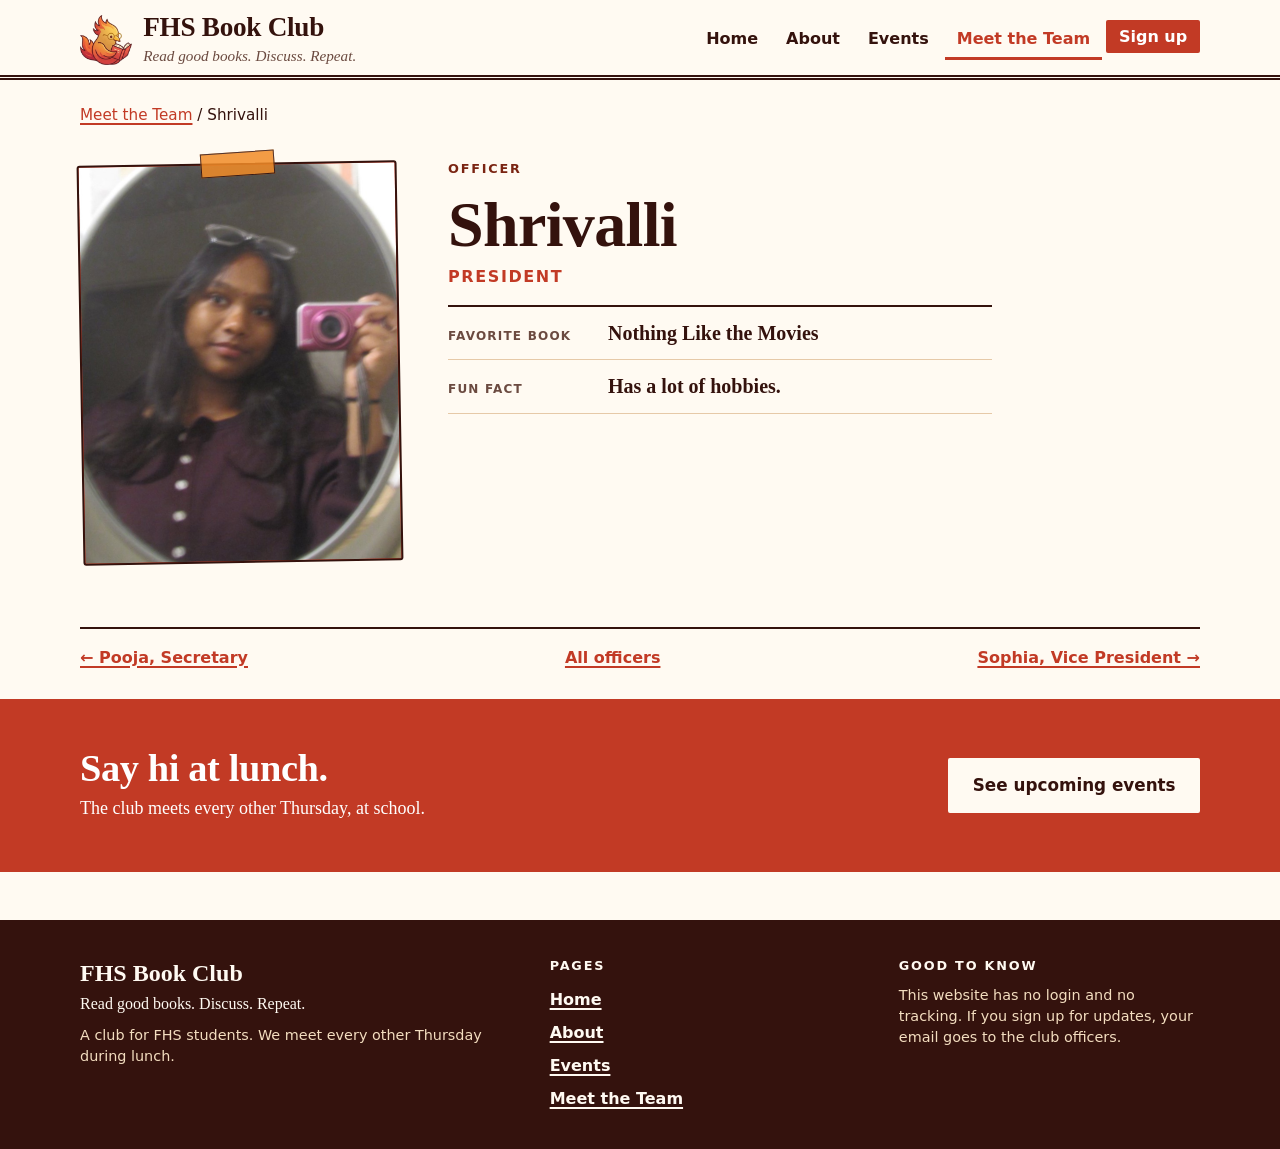
<file: team/shrivalli.html>
<!DOCTYPE html>
<html lang="en">
<head>
<meta charset="utf-8">
<meta name="viewport" content="width=device-width, initial-scale=1">
<title>Shrivalli, President · FHS Book Club</title>
<meta name="description" content="Meet Shrivalli, President of the FHS Book Club.">
<meta name="theme-color" content="#C23A25">
<link rel="icon" type="image/png" href="../images/favicon.png">
<link rel="stylesheet" href="../css/style.css">
</head>
<body>
<a class="skip" href="#main">Skip to main content</a>
<header class="mast">
  <div class="wrap">
    <a class="brand" href="../index.html">
      <img class="brand-logo" src="../images/logo.png" alt="" width="56" height="55">
      <span class="brand-text"><span class="brand-main">FHS Book Club</span>
      <span class="brand-tag">Read good books. Discuss. Repeat.</span></span>
    </a>
    <nav aria-label="Main">
      <ul>
        <li><a href="../index.html">Home</a></li>
        <li><a href="../about.html">About</a></li>
        <li><a href="../events.html">Events</a></li>
        <li><a href="../team.html" aria-current="true">Meet the Team</a></li>
        <li><button class="nav-signup" type="button" data-signup-open hidden>Sign up</button></li>
      </ul>
    </nav>
  </div>
</header>
<noscript><div class="wrap"><p>The dates, rooms and event list on this site are filled in by a little JavaScript. Please turn it on to see them.</p></div></noscript>
<main id="main" tabindex="-1">
<div class="wrap">
  <p class="crumbs"><a href="../team.html">Meet the Team</a> / Shrivalli</p>

  <div class="person">
    <div class="photo-wrap"><div class="photo-slot" data-photo="shrivalli" data-base="../images/team/" style="--c:#C23A25;--ci:#FFFAF2"><span class="initial" aria-hidden="true">S</span><span class="soon">Photo coming soon</span></div></div>
    <div>
      <p class="kicker">Officer</p>
      <h1>Shrivalli</h1>
      <p class="role">President</p>
      <dl class="facts">
        <div><dt>Favorite book</dt><dd>Nothing Like the Movies</dd></div>
        <div><dt>Fun fact</dt><dd>Has a lot of hobbies.</dd></div>
      </dl>
    </div>
  </div>

  <nav class="pager" aria-label="Other officers">
    <a href="pooja.html">&larr; Pooja, Secretary</a>
    <a href="../team.html">All officers</a>
    <a href="sophia.html">Sophia, Vice President &rarr;</a>
  </nav>
</div>

<section class="band" aria-labelledby="bandH">
  <div class="wrap">
    <div>
      <h2 id="bandH">Say hi at lunch.</h2>
      <p>The club meets every other Thursday, at school.</p>
    </div>
    <a class="btn" href="../events.html">See upcoming events</a>
  </div>
</section>
</main>
<footer class="foot">
  <div class="wrap">
    <div>
      <p class="fb">FHS Book Club</p>
      <p>Read good books. Discuss. Repeat.</p>
      <p class="fine">A club for FHS students. We meet every other Thursday during lunch.</p>
    </div>
    <div>
      <h2>Pages</h2>
      <ul>
        <li><a href="../index.html">Home</a></li>
        <li><a href="../about.html">About</a></li>
        <li><a href="../events.html">Events</a></li>
        <li><a href="../team.html">Meet the Team</a></li>
      </ul>
    </div>
    <div>
      <h2>Good to know</h2>
      <p class="fine" data-foot-note>This website has no sign-up form, no login and no tracking. It doesn&rsquo;t collect anything about you.</p>
    </div>
  </div>
</footer>
<script src="../js/site-data.js"></script>
<script src="../js/site.js"></script>
</body>
</html>
</file>
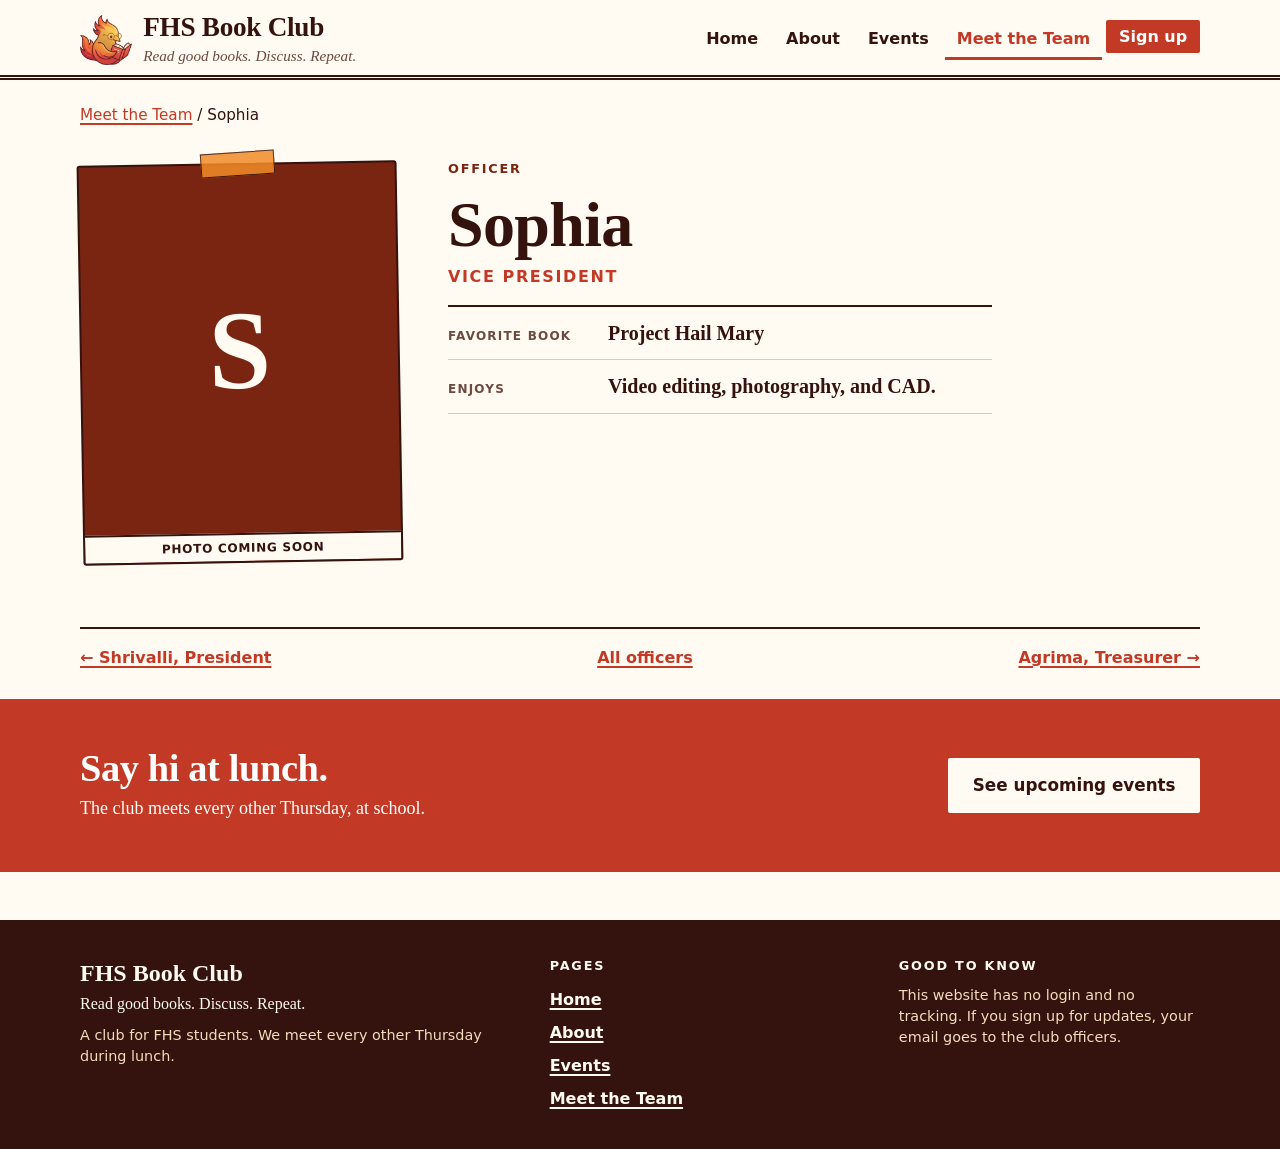
<file: team/sophia.html>
<!DOCTYPE html>
<html lang="en">
<head>
<meta charset="utf-8">
<meta name="viewport" content="width=device-width, initial-scale=1">
<title>Sophia, Vice President · FHS Book Club</title>
<meta name="description" content="Meet Sophia, Vice President of the FHS Book Club.">
<meta name="theme-color" content="#C23A25">
<link rel="icon" type="image/png" href="../images/favicon.png">
<link rel="stylesheet" href="../css/style.css">
</head>
<body>
<a class="skip" href="#main">Skip to main content</a>
<header class="mast">
  <div class="wrap">
    <a class="brand" href="../index.html">
      <img class="brand-logo" src="../images/logo.png" alt="" width="56" height="55">
      <span class="brand-text"><span class="brand-main">FHS Book Club</span>
      <span class="brand-tag">Read good books. Discuss. Repeat.</span></span>
    </a>
    <nav aria-label="Main">
      <ul>
        <li><a href="../index.html">Home</a></li>
        <li><a href="../about.html">About</a></li>
        <li><a href="../events.html">Events</a></li>
        <li><a href="../team.html" aria-current="true">Meet the Team</a></li>
        <li><button class="nav-signup" type="button" data-signup-open hidden>Sign up</button></li>
      </ul>
    </nav>
  </div>
</header>
<noscript><div class="wrap"><p>The dates, rooms and event list on this site are filled in by a little JavaScript. Please turn it on to see them.</p></div></noscript>
<main id="main" tabindex="-1">
<div class="wrap">
  <p class="crumbs"><a href="../team.html">Meet the Team</a> / Sophia</p>

  <div class="person">
    <div class="photo-wrap"><div class="photo-slot" data-photo="sophia" data-base="../images/team/" style="--c:#7A2412;--ci:#FFFAF2"><span class="initial" aria-hidden="true">S</span><span class="soon">Photo coming soon</span></div></div>
    <div>
      <p class="kicker">Officer</p>
      <h1>Sophia</h1>
      <p class="role">Vice President</p>
      <dl class="facts">
        <div><dt>Favorite book</dt><dd>Project Hail Mary</dd></div>
        <div><dt>Enjoys</dt><dd>Video editing, photography, and CAD.</dd></div>
      </dl>
    </div>
  </div>

  <nav class="pager" aria-label="Other officers">
    <a href="shrivalli.html">&larr; Shrivalli, President</a>
    <a href="../team.html">All officers</a>
    <a href="agrima.html">Agrima, Treasurer &rarr;</a>
  </nav>
</div>

<section class="band" aria-labelledby="bandH">
  <div class="wrap">
    <div>
      <h2 id="bandH">Say hi at lunch.</h2>
      <p>The club meets every other Thursday, at school.</p>
    </div>
    <a class="btn" href="../events.html">See upcoming events</a>
  </div>
</section>
</main>
<footer class="foot">
  <div class="wrap">
    <div>
      <p class="fb">FHS Book Club</p>
      <p>Read good books. Discuss. Repeat.</p>
      <p class="fine">A club for FHS students. We meet every other Thursday during lunch.</p>
    </div>
    <div>
      <h2>Pages</h2>
      <ul>
        <li><a href="../index.html">Home</a></li>
        <li><a href="../about.html">About</a></li>
        <li><a href="../events.html">Events</a></li>
        <li><a href="../team.html">Meet the Team</a></li>
      </ul>
    </div>
    <div>
      <h2>Good to know</h2>
      <p class="fine" data-foot-note>This website has no sign-up form, no login and no tracking. It doesn&rsquo;t collect anything about you.</p>
    </div>
  </div>
</footer>
<script src="../js/site-data.js"></script>
<script src="../js/site.js"></script>
</body>
</html>
</file>
<file: css/style.css>
/* =====================================================================
   FHS BOOK CLUB · shared styles
   Palette from the club logo: dark maroon ink, flame red (--burg), deep red-brown (--green), orange, gold.
   The variable names are old; the colors are the new scheme.
   Colors and fonts are the variables just below. Change them here and
   every page updates.
   ===================================================================== */
:root{
  --paper:#FFFAF2;     /* page */
  --paper-2:#FDEBD0;   /* aged paper, for slips and notes */
  --ink:#34120D;       /* text */
  --muted:#6B4A40;     /* secondary text */
  --burg:#C23A25;      /* burgundy */
  --green:#7A2412;     /* forest green */
  --orange:#F28C28;    /* warm orange (fills only) */
  --orange-ink:#A24A00;/* orange dark enough for text */
  --rule:#E6C9A8;      /* thin lines */
  --serif:Charter,"Bitstream Charter","Sitka Text",Cambria,Georgia,serif;
  --head:"Iowan Old Style","Palatino Linotype",Palatino,"Book Antiqua",Georgia,serif;
  --sans:system-ui,-apple-system,"Segoe UI",Roboto,Arial,sans-serif;
  --hand:"Segoe Print","Bradley Hand","Noteworthy","Chalkboard SE","Comic Sans MS",cursive;
}
*{box-sizing:border-box}
html{scroll-behavior:smooth;scroll-padding-top:16px}
body{
  margin:0;color:var(--ink);background-color:var(--paper);
  font:1.125rem/1.65 var(--serif);
  overflow-x:clip;
  -webkit-text-size-adjust:100%;
}
img,svg{max-width:100%}
h1,h2,h3{font-family:var(--head);line-height:1.1;margin:0 0 .45em;letter-spacing:-.01em}
h1{font-size:clamp(2.4rem,7vw,4rem);font-weight:800}
h2{font-size:clamp(1.7rem,4.5vw,2.4rem);font-weight:800}
h3{font-size:1.3rem;font-weight:700}
p{margin:0 0 1em}
a{color:var(--burg);text-underline-offset:3px;text-decoration-thickness:2px}
a:hover{color:var(--green)}
ul,ol{margin:0;padding:0}
.wrap{width:min(1120px,100% - 2rem);margin-inline:auto}
section{padding:3rem 0}
.kicker{font:700 .8rem/1 var(--sans);letter-spacing:.14em;text-transform:uppercase;color:var(--green);margin:0 0 .9rem}

/* ---------- accessibility ---------- */
:focus-visible{outline:3px solid var(--burg);outline-offset:3px}
.skip{position:absolute;left:1rem;top:-4rem;background:var(--ink);color:var(--paper);padding:.7rem 1rem;z-index:50;font:700 1rem var(--sans)}
.skip:focus{top:1rem}
.sr{position:absolute;width:1px;height:1px;overflow:hidden;clip:rect(0 0 0 0);white-space:nowrap}
[hidden]{display:none!important}

/* ---------- masthead (nav) ---------- */
.mast{border-bottom:5px double var(--ink);background:var(--paper)}
.mast .wrap{display:flex;flex-wrap:wrap;align-items:center;justify-content:space-between;gap:.4rem 1.5rem;padding:.9rem 0 .6rem}
.brand{text-decoration:none;color:var(--ink);display:flex;align-items:center;gap:.7rem;line-height:1.1}
.brand-logo{width:52px;height:auto;flex:none}
.brand:hover{color:var(--burg)}
.brand-main{display:block;font:800 1.7rem/1 var(--head);letter-spacing:-.01em}
.brand-tag{display:block;font:italic .95rem/1.3 var(--serif);color:var(--muted);margin-top:.25rem}
.mast nav ul{display:flex;flex-wrap:wrap;gap:.1rem .25rem;list-style:none}
.mast nav a{display:inline-block;padding:.55rem .75rem;font:600 1rem var(--sans);color:var(--ink);text-decoration:none;border-bottom:3px solid transparent}
.mast nav a:hover{border-bottom-color:var(--orange)}
.mast nav a[aria-current="page"],.mast nav a[aria-current="true"]{border-bottom-color:var(--burg);color:var(--burg)}
@media (max-width:640px){
  .brand-main{font-size:1.45rem}
  .mast nav a{padding:.5rem .55rem;font-size:.95rem}
}

/* ---------- buttons + links ---------- */
.btn{display:inline-block;background:var(--burg);color:#fff;font:700 1.05rem/1.2 var(--sans);padding:.95rem 1.4rem;text-decoration:none;border:2px solid var(--ink);border-radius:2px}
.btn:hover{background:var(--green);color:#fff}
.btn-alt{background:var(--paper);color:var(--ink)}
.btn-alt:hover{background:var(--ink);color:var(--paper)}
.textlink{font:600 1rem var(--sans)}

/* ---------- status stamps + tentative text ---------- */
.stamp{display:inline-block;font:700 .72rem/1 var(--sans);letter-spacing:.08em;text-transform:uppercase;padding:.4em .6em;border:2px solid;border-radius:2px;transform:rotate(-2deg);white-space:nowrap;background:transparent}
.stamp-confirmed{background:var(--green);color:#fff;border-color:var(--green)}
.stamp-planned{color:var(--orange-ink);border-color:var(--orange-ink)}
.stamp-idea{color:var(--ink);border:2px dashed var(--ink)}
.stamp-regular{color:var(--burg);border-color:var(--burg)}
.stamp-example{color:var(--muted);border:2px dashed var(--muted);background:#fff}
.tba{font-style:italic;color:var(--muted);border-bottom:2px dotted var(--orange-ink)}
.placeholder{background:#FFF0B3;border:1px dashed #8A6D00;padding:.05em .35em;color:var(--ink)}

/* ---------- handwritten margin notes ---------- */
.hand{font:1.05rem/1.3 var(--hand);color:var(--green);display:inline-flex;gap:.45rem;align-items:flex-start;transform:rotate(-1.5deg);max-width:22rem}
.hand svg{flex:none;width:2.4rem;height:2.4rem;margin-top:-.2rem}
.hand.orange{color:var(--orange-ink)}

/* ---------- home hero ---------- */
.hero{display:grid;gap:2.5rem;padding:3rem 0 2rem;align-items:start}
@media (min-width:860px){.hero{grid-template-columns:1.25fr .75fr;gap:3.5rem;padding-top:4rem}}
.motto{margin:0 0 1.2rem;line-height:.98}
.motto span{display:block}
.motto .m1{font-size:clamp(2.7rem,9vw,5.4rem);font-weight:800;letter-spacing:-.025em}
.motto .m2{font-size:clamp(2.4rem,8vw,4.6rem);font-style:italic;font-weight:700;color:var(--green)}
.motto .m3{font-size:clamp(2.7rem,9vw,5.4rem);font-weight:800;color:var(--burg);position:relative;width:max-content;max-width:100%}
.motto .m3 svg{display:block;width:100%;height:.35em;margin-top:.05em}
.lede{font-size:1.25rem;max-width:34rem}
.cta{display:flex;flex-wrap:wrap;gap:1rem 1.5rem;align-items:center;margin:1.5rem 0 1.3rem}

/* the "next up" slip */
.slip{position:relative;background:var(--paper-2);border:2px solid var(--ink);padding:0 0 .5rem;margin-top:1.2rem}
.slip-top{background:var(--ink);color:var(--paper);font:700 .8rem/1 var(--sans);letter-spacing:.14em;text-transform:uppercase;padding:.85rem 1.1rem}
.slip dl{margin:0;padding:.3rem 1.1rem 0}
.slip .row{padding:.8rem 0;border-bottom:2px dotted var(--rule)}
.slip .row:last-child{border-bottom:0}
.slip dt{font:700 .75rem/1 var(--sans);letter-spacing:.1em;text-transform:uppercase;color:var(--muted);margin-bottom:.35rem}
.slip dd{margin:0;font-size:1.1rem;line-height:1.35}
.slip .ribbon{position:absolute;top:-14px;right:22px;width:34px;height:70px}

/* "not a big reader" strip */
.strip{border-block:2px solid var(--ink);padding:1.4rem 0;background:var(--paper-2)}
.strip .wrap{display:grid;gap:.8rem 2rem;align-items:center}
@media (min-width:760px){.strip .wrap{grid-template-columns:auto 1fr auto}}
.strip h2{font-size:1.5rem;margin:0}
.strip p{margin:0}

/* table-of-contents event list */
.contents{list-style:none;max-width:46rem}
.contents li{padding:.8rem 0;border-bottom:1px solid var(--rule)}
.contents .line{display:flex;align-items:baseline;gap:.6rem}
.contents .title{font:700 1.2rem var(--head);color:var(--ink);text-decoration:none}
.contents a.title:hover{color:var(--burg);text-decoration:underline}
.contents .dots{flex:1;border-bottom:3px dotted var(--rule);min-width:1rem;transform:translateY(-.25em)}
.contents .when{margin:.2rem 0 0;font:.95rem/1.4 var(--sans);color:var(--muted)}
.more{margin-top:1.2rem}


/* CTA band */
.band{background:var(--burg);color:#fff;padding:3rem 0;margin-top:2rem}
.band .wrap{display:grid;gap:1.2rem 2rem;align-items:center}
@media (min-width:760px){.band .wrap{grid-template-columns:1fr auto}}
.band h2{margin:0 0 .3rem;color:#fff}
.band p{margin:0;color:#fff}
.band .btn{background:var(--paper);color:var(--ink);border-color:var(--paper)}
.band .btn:hover{background:var(--ink);color:#fff;border-color:var(--ink)}
.band :focus-visible{outline-color:#fff}

/* ---------- inner pages ---------- */
.page-head{padding:3rem 0 1rem}
.page-head > *{max-width:46rem}
.page-head p.lede{margin:0}
.two{display:grid;gap:2.5rem;align-items:start}
@media (min-width:860px){.two{grid-template-columns:1.4fr 1fr}}
.prose p{max-width:38rem}
.glance{border:2px solid var(--ink);background:var(--paper-2);padding:1.2rem 1.3rem;transform:rotate(.6deg)}
.glance h2{font-size:1.3rem;margin-bottom:.6rem}
.glance dl{margin:0}
.glance dt{font:700 .75rem/1 var(--sans);letter-spacing:.1em;text-transform:uppercase;color:var(--muted);margin-top:.9rem}
.glance dd{margin:.25rem 0 0}

/* numbered "chapter" lists (activities, join steps) */
.chapters{list-style:none;counter-reset:ch;display:grid;gap:0 3rem}
@media (min-width:860px){.chapters.cols{grid-template-columns:1fr 1fr}}
.chapters li{counter-increment:ch;display:grid;grid-template-columns:3.4rem 1fr;gap:0 .6rem;padding:1.2rem 0;border-top:2px solid var(--ink)}
.chapters li::before{content:counter(ch,decimal-leading-zero);font:800 2.2rem/1 var(--head);color:var(--orange-ink)}
.chapters h3{margin-bottom:.25rem}
.chapters p{margin:0 0 .5rem}
.chapters .tag{font:600 .8rem var(--sans);color:var(--muted)}
.steps li::before{content:counter(ch);color:var(--burg);font-size:3rem}
.steps li{grid-template-columns:3.4rem 1fr}

.callout{border:2px dashed var(--ink);background:var(--paper-2);padding:1rem 1.2rem;margin:1.2rem 0;max-width:40rem}
.callout p:last-child{margin-bottom:0}

/* ---------- events page ---------- */
.legend{display:flex;flex-wrap:wrap;gap:.9rem 1.6rem;margin:1.5rem 0 0;padding:1rem 0;border-block:1px solid var(--rule);list-style:none;font:.95rem/1.35 var(--sans)}
.legend li{display:flex;gap:.5rem;align-items:center}
.jump{display:flex;flex-wrap:wrap;gap:.4rem 1.2rem;margin:1rem 0 0;list-style:none;font:600 1rem var(--sans)}
.group{padding:2.2rem 0 .5rem}
.group > p.intro{max-width:38rem;color:var(--muted)}
.evlist{list-style:none}
.ev{display:grid;gap:.4rem 1.5rem;padding:1.1rem 0;border-top:2px solid var(--ink)}
@media (min-width:760px){.ev{grid-template-columns:11rem 1fr auto}}
.ev-date{font:700 1rem/1.35 var(--sans)}
.ev h3{margin:0 0 .2rem;font-size:1.3rem}
.ev p{margin:0;font:.98rem/1.45 var(--sans);color:var(--muted)}
.ev-status{justify-self:start}
@media (min-width:760px){.ev-status{justify-self:end}}
.ev.is-example{background:var(--paper-2);padding-inline:1rem}

/* ---------- team page ---------- */
.crumbs{font:.95rem var(--sans);padding-top:1.6rem}
.words{border:2px dashed var(--ink);padding:1rem 1.2rem;max-width:36rem;margin-top:1.6rem}
.words h2{font-size:1.2rem;margin-bottom:.4rem}
.words p{margin:0}
.pager{display:flex;flex-wrap:wrap;justify-content:space-between;gap:1rem;border-top:2px solid var(--ink);margin-top:2rem;padding:1.2rem 0 0;font:700 1rem var(--sans)}

/* ---------- join page ---------- */
.schedule{border:2px solid var(--ink);background:var(--paper-2);padding:1.3rem 1.5rem;max-width:40rem}
.schedule .big{font:800 clamp(1.5rem,4vw,2rem)/1.15 var(--head);margin:0 0 .6rem}
.schedule p{margin:.2rem 0}

/* ---------- footer ---------- */
.foot{background:var(--ink);color:var(--paper);margin-top:3rem;padding:2.5rem 0 2rem}
.foot .wrap{display:grid;gap:1.8rem 3rem}
@media (min-width:760px){.foot .wrap{grid-template-columns:1.4fr 1fr 1fr}}
.foot h2{font:700 .8rem/1 var(--sans);letter-spacing:.14em;text-transform:uppercase;color:var(--paper);margin-bottom:.8rem}
.foot .fb{font:800 1.5rem/1.1 var(--head);margin:0 0 .3rem}
.foot p{margin:0 0 .5rem;font-size:1rem}
.foot ul{list-style:none}
.foot li{margin:.2rem 0}
.foot a{color:var(--paper);font:600 1rem var(--sans)}
.foot a:hover{color:var(--orange)}
.foot :focus-visible{outline-color:var(--paper)}
.foot .fine{font:.9rem/1.45 var(--sans);color:#F3DDBF}

noscript .wrap{border:2px dashed var(--ink);padding:1rem;margin:1rem auto;background:var(--paper-2)}

@media print{.mast nav,.skip{display:none}}
@media (prefers-reduced-motion:reduce){html{scroll-behavior:auto}}


/* ---- photo slots (team page + officer pages) ---- */
.photo-slot{position:relative;display:block;aspect-ratio:4/5;background:var(--c,var(--ink));color:var(--ci,var(--paper));border:2px solid var(--ink);border-radius:3px;overflow:hidden}
.photo-slot .initial{position:absolute;inset:0;display:grid;place-items:center;padding-bottom:1.6rem;font:800 clamp(4rem,14vw,7rem)/1 var(--serif)}
.photo-slot .soon{position:absolute;left:0;right:0;bottom:0;padding:.35rem .5rem;background:var(--paper);color:var(--ink);border-top:2px solid var(--ink);font:700 .75rem/1.2 var(--sans);letter-spacing:.06em;text-transform:uppercase;text-align:center}
.photo-slot img{position:absolute;inset:0;width:100%;height:100%;object-fit:cover}
.photo-slot.has-photo .initial,.photo-slot.has-photo .soon{display:none}
.photo-wrap{position:relative}
.photo-wrap::before{content:"";position:absolute;z-index:1;top:-.7rem;left:50%;width:4.5rem;height:1.4rem;margin-left:-2.25rem;background:var(--orange);opacity:.85;border:1px solid var(--ink);transform:rotate(-3deg)}

/* ---- team page ---- */
.team-grid{list-style:none;display:grid;grid-template-columns:repeat(2,1fr);gap:2rem 1rem;padding-top:.8rem}
@media (min-width:960px){.team-grid{grid-template-columns:repeat(4,1fr);gap:2rem 1.4rem}}
.team-grid>li:nth-child(even) .photo-wrap{transform:rotate(1.2deg)}
.team-grid>li:nth-child(odd) .photo-wrap{transform:rotate(-1deg)}
@media (min-width:960px){.team-grid>li:nth-child(even){margin-top:1.6rem}}
.member{position:relative}
.member h2{font-size:1.5rem;margin:.9rem 0 0}
.member h2 a{color:var(--ink);text-decoration:none}
.member h2 a::after{content:"";position:absolute;inset:0}
.member:hover h2 a{text-decoration:underline;text-decoration-color:var(--burg);text-decoration-thickness:3px}
.member .role{font:700 .8rem var(--sans);letter-spacing:.1em;text-transform:uppercase;color:var(--burg);margin:.15rem 0 .4rem}
.member .fav{margin:0;font-size:.95rem;line-height:1.4;color:var(--muted)}
.member:focus-within{outline:3px solid var(--burg);outline-offset:6px}
.member h2 a:focus-visible{outline:none}

/* ---- officer page ---- */
.person{display:grid;gap:2rem 3rem;padding:1.5rem 0 2rem;align-items:start}
@media (min-width:760px){.person{grid-template-columns:minmax(220px,320px) 1fr}}
.person .photo-wrap{max-width:320px;transform:rotate(-1deg)}
.person h1{margin:0 0 .1em}
.person .role{font:700 1rem var(--sans);letter-spacing:.1em;text-transform:uppercase;color:var(--burg);margin:0 0 1.2rem}
.facts{margin:0;max-width:34rem;border-top:2px solid var(--ink)}
.facts>div{display:grid;gap:.1rem 1rem;padding:.8rem 0;border-bottom:1px solid var(--rule)}
@media (min-width:560px){.facts>div{grid-template-columns:9rem 1fr;align-items:baseline}}
.facts dt{font:700 .75rem/1.2 var(--sans);letter-spacing:.1em;text-transform:uppercase;color:var(--muted)}
.facts dd{margin:0;font:700 1.25rem/1.35 var(--head)}

/* ---- welcome popup ---- */
.popup{position:fixed;inset:0;z-index:50;display:grid;place-items:center;padding:1rem;background:rgba(52,18,13,.72)}
.popup-box{position:relative;width:100%;max-width:30rem;max-height:92vh;overflow:auto;background:var(--paper);border:3px solid var(--ink);border-radius:3px;padding:2.6rem 1.6rem 1.6rem;transform:rotate(-.6deg)}
.popup-box::before{content:"";position:absolute;top:-.8rem;left:50%;width:5rem;height:1.5rem;margin-left:-2.5rem;background:var(--orange);border:1px solid var(--ink);transform:rotate(2deg)}
.popup-box:focus{outline:none}
.popup-box h2{font-size:clamp(1.7rem,6vw,2.2rem);margin:.1em 0 .3em}
.popup-box p{margin:0 0 .5rem}
.popup-when{font:700 1.2rem var(--head)}
.popup-actions{display:flex;flex-wrap:wrap;align-items:center;gap:1rem 1.4rem;margin-top:1.2rem!important}
.popup-later{background:none;border:0;padding:0;cursor:pointer;font:700 1rem var(--sans);color:var(--burg);text-decoration:underline}
.popup-x{position:absolute;top:.6rem;right:.7rem;background:none;border:2px solid var(--ink);border-radius:2px;padding:.3rem .6rem;cursor:pointer;font:700 .85rem var(--sans);color:var(--ink)}
.popup-x:hover{background:var(--ink);color:var(--paper)}
.popup button:focus-visible,.popup a:focus-visible{outline:3px solid var(--burg);outline-offset:2px}

.nav-signup{font:700 1rem var(--sans);cursor:pointer;background:var(--burg);color:#fff;border:0;border-radius:2px;padding:.45rem .8rem}
.nav-signup:hover{background:var(--green)}
.nav-signup[hidden]{display:none}
.su-form label{display:block;font:700 .85rem var(--sans);letter-spacing:.06em;text-transform:uppercase;margin:1rem 0 .3rem}
.su-form input[type=email]{width:100%;font:1.1rem var(--sans);padding:.7rem .8rem;border:2px solid var(--ink);border-radius:2px;background:#fff;color:var(--ink)}
.su-form input:focus-visible{outline:3px solid var(--burg);outline-offset:2px}
.su-hp{position:absolute;left:-9999px;width:1px;height:1px;opacity:0}
.su-msg{min-height:1.4em;margin:.5rem 0 0;font-weight:700;color:var(--burg)}
</file>
